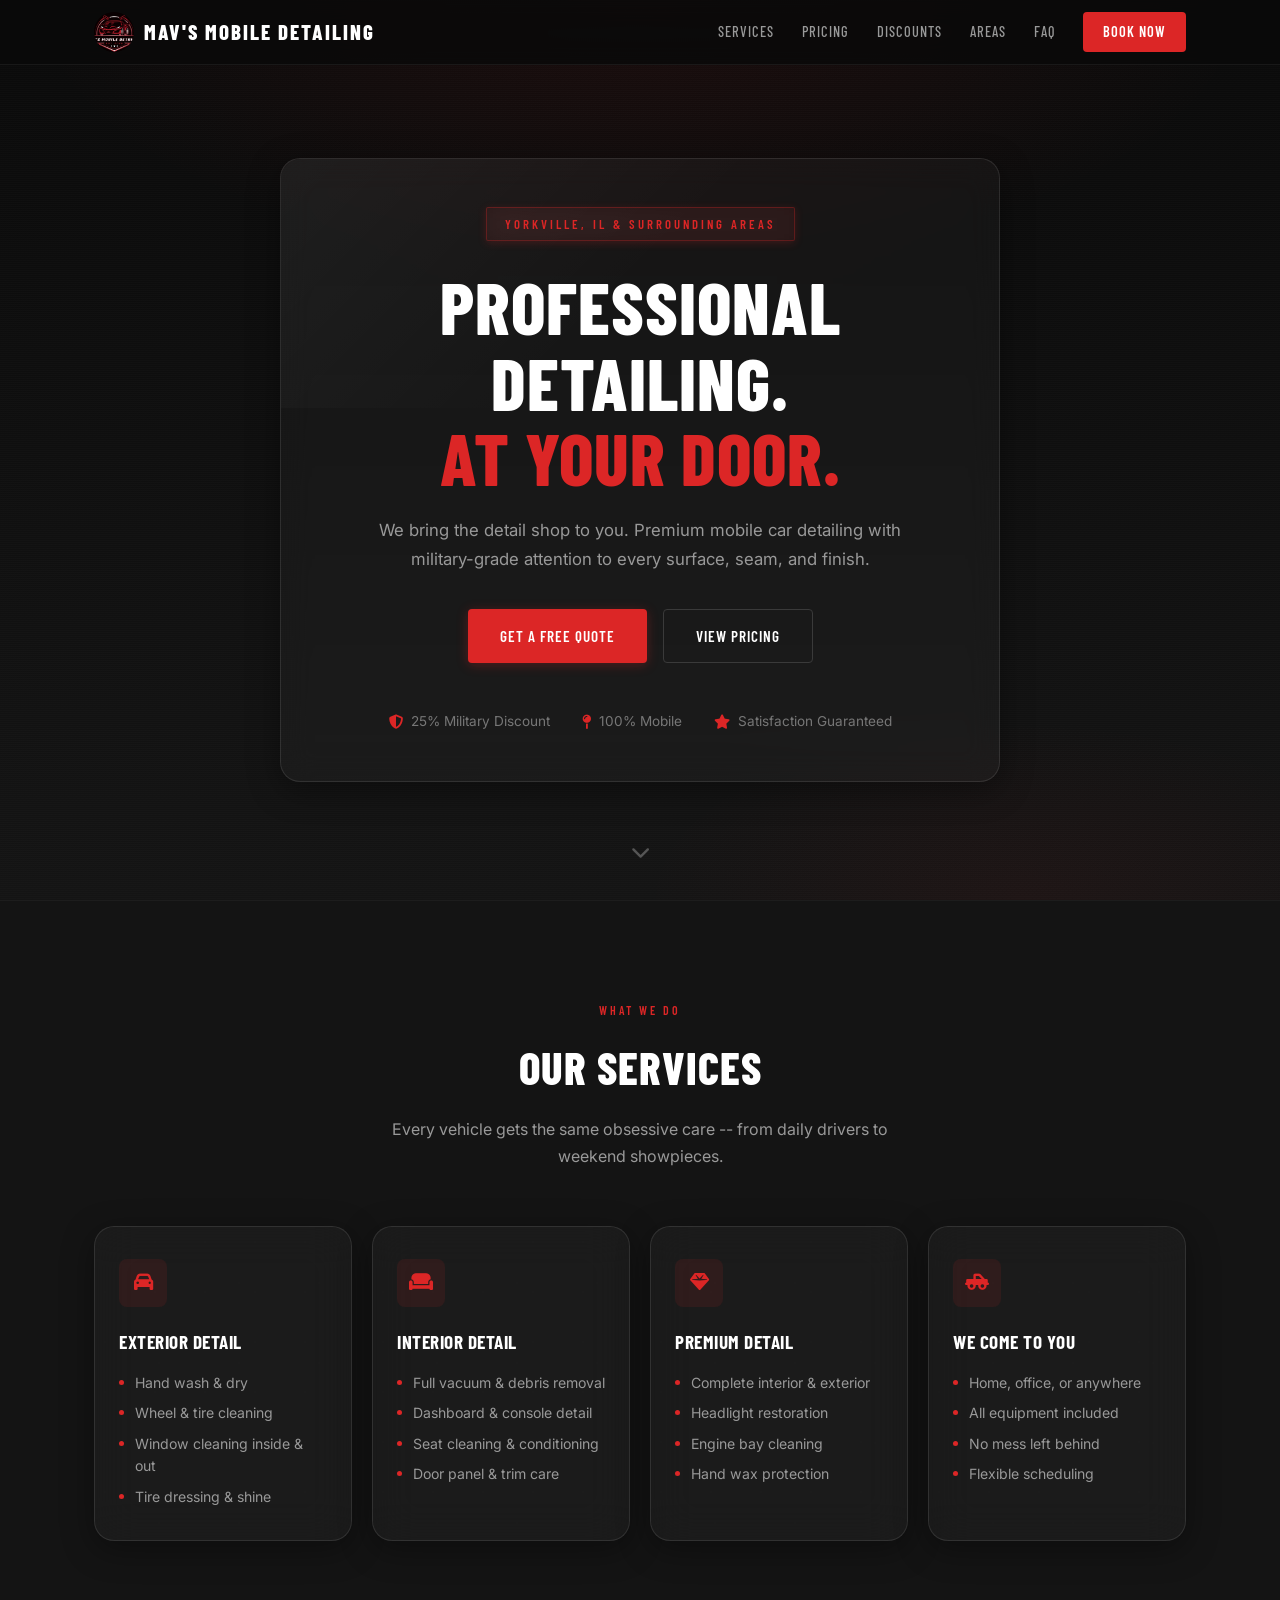
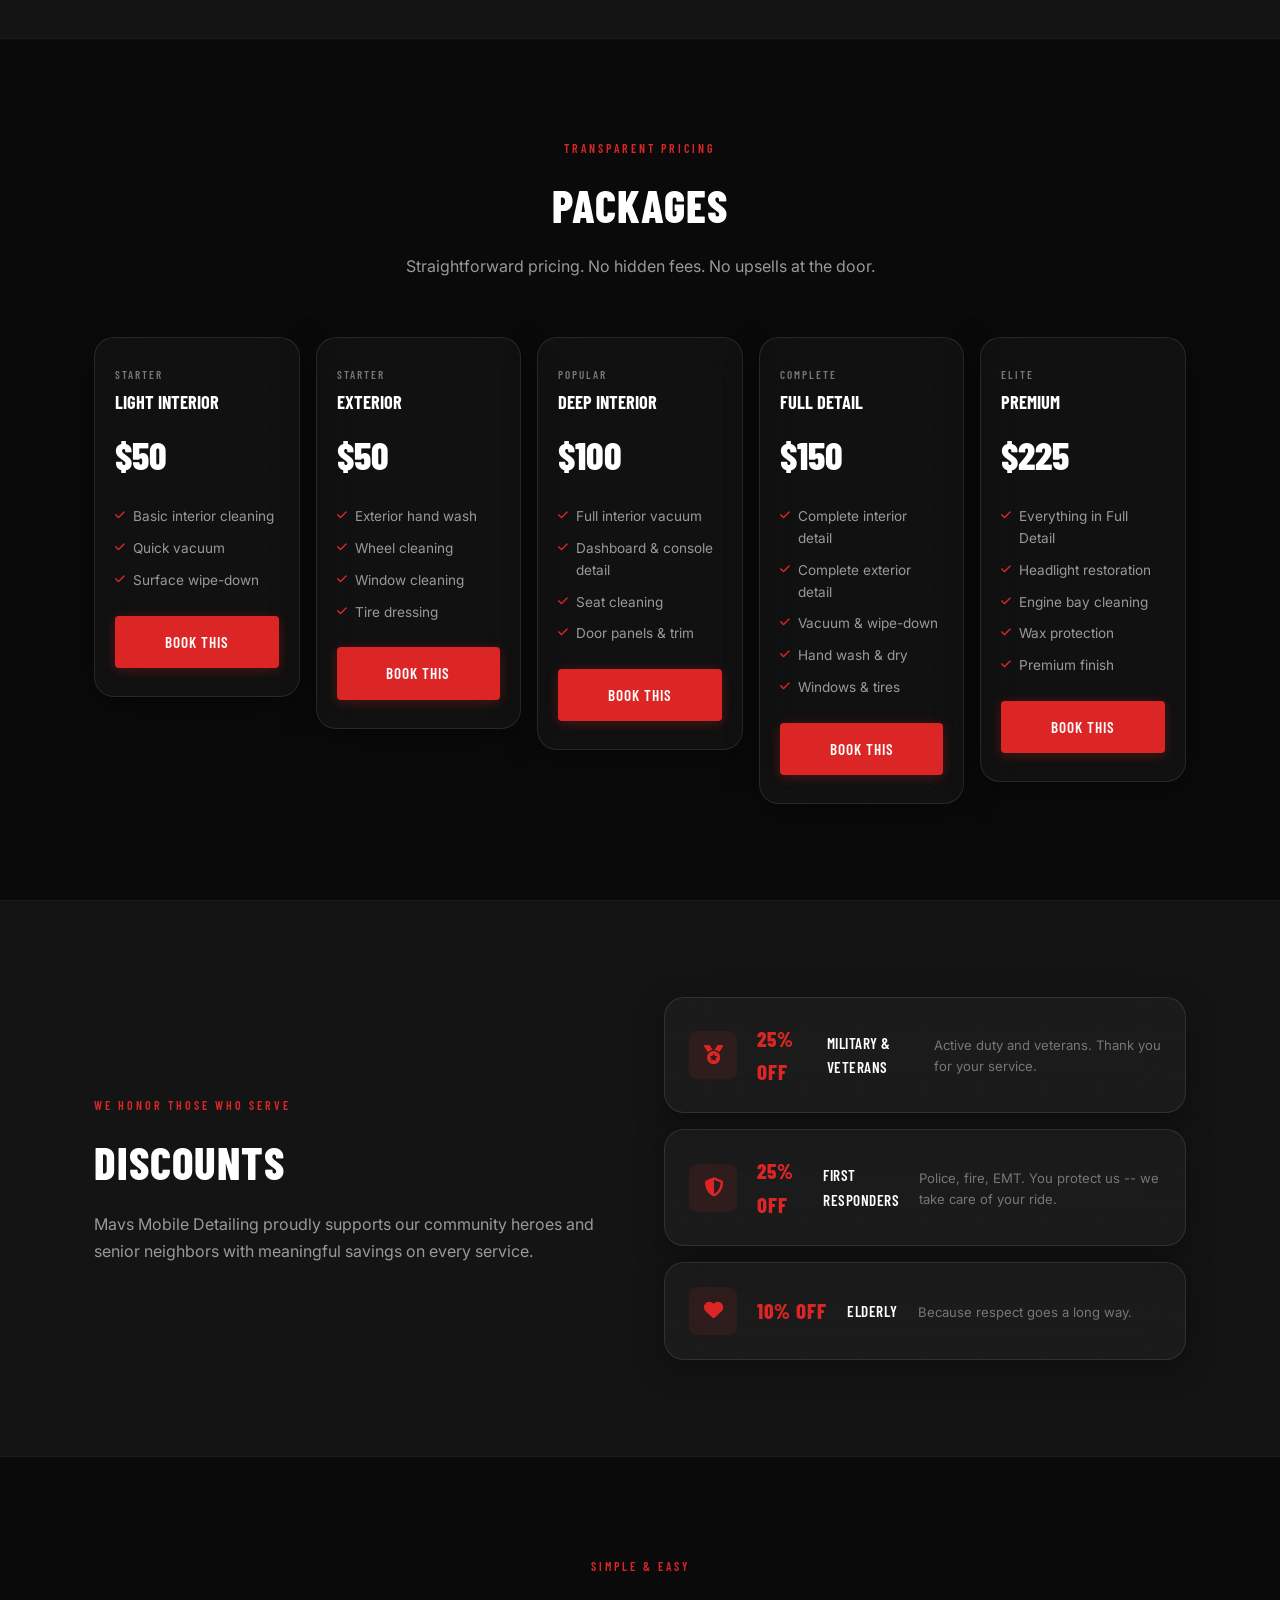
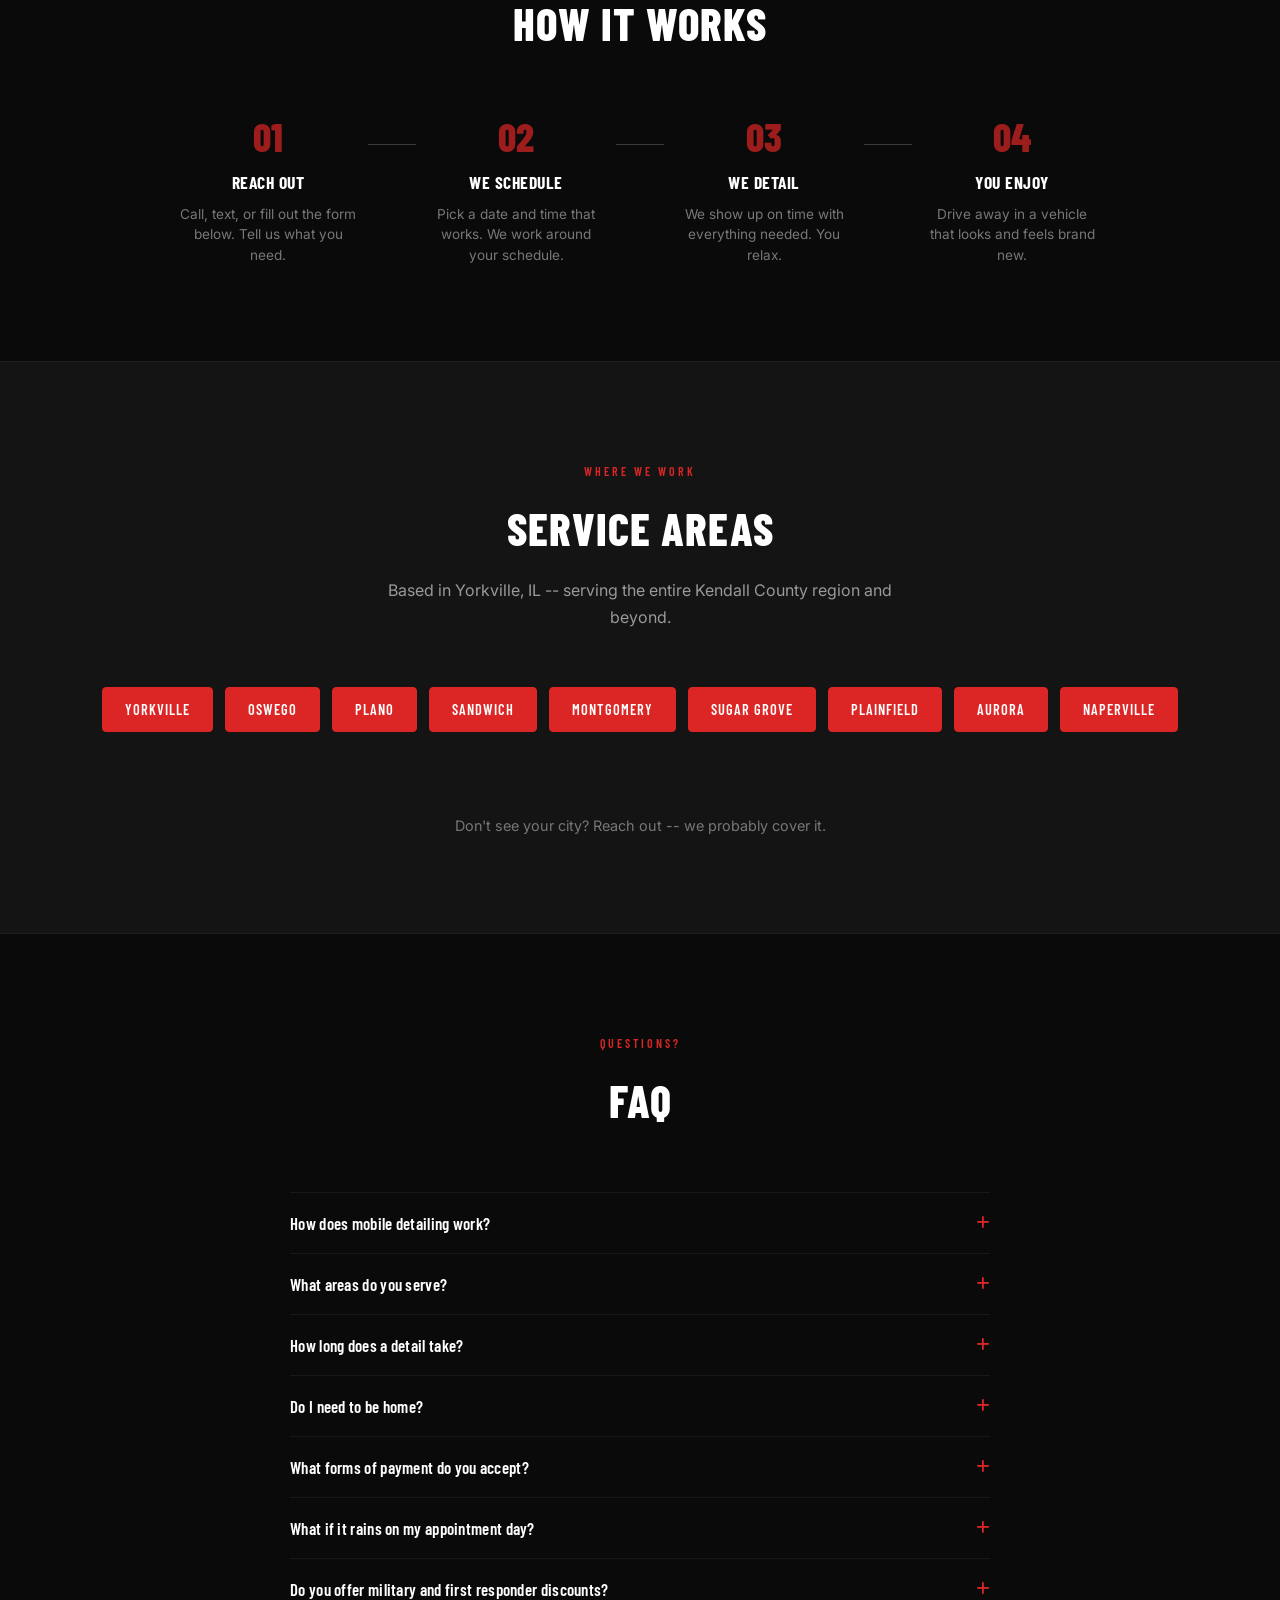
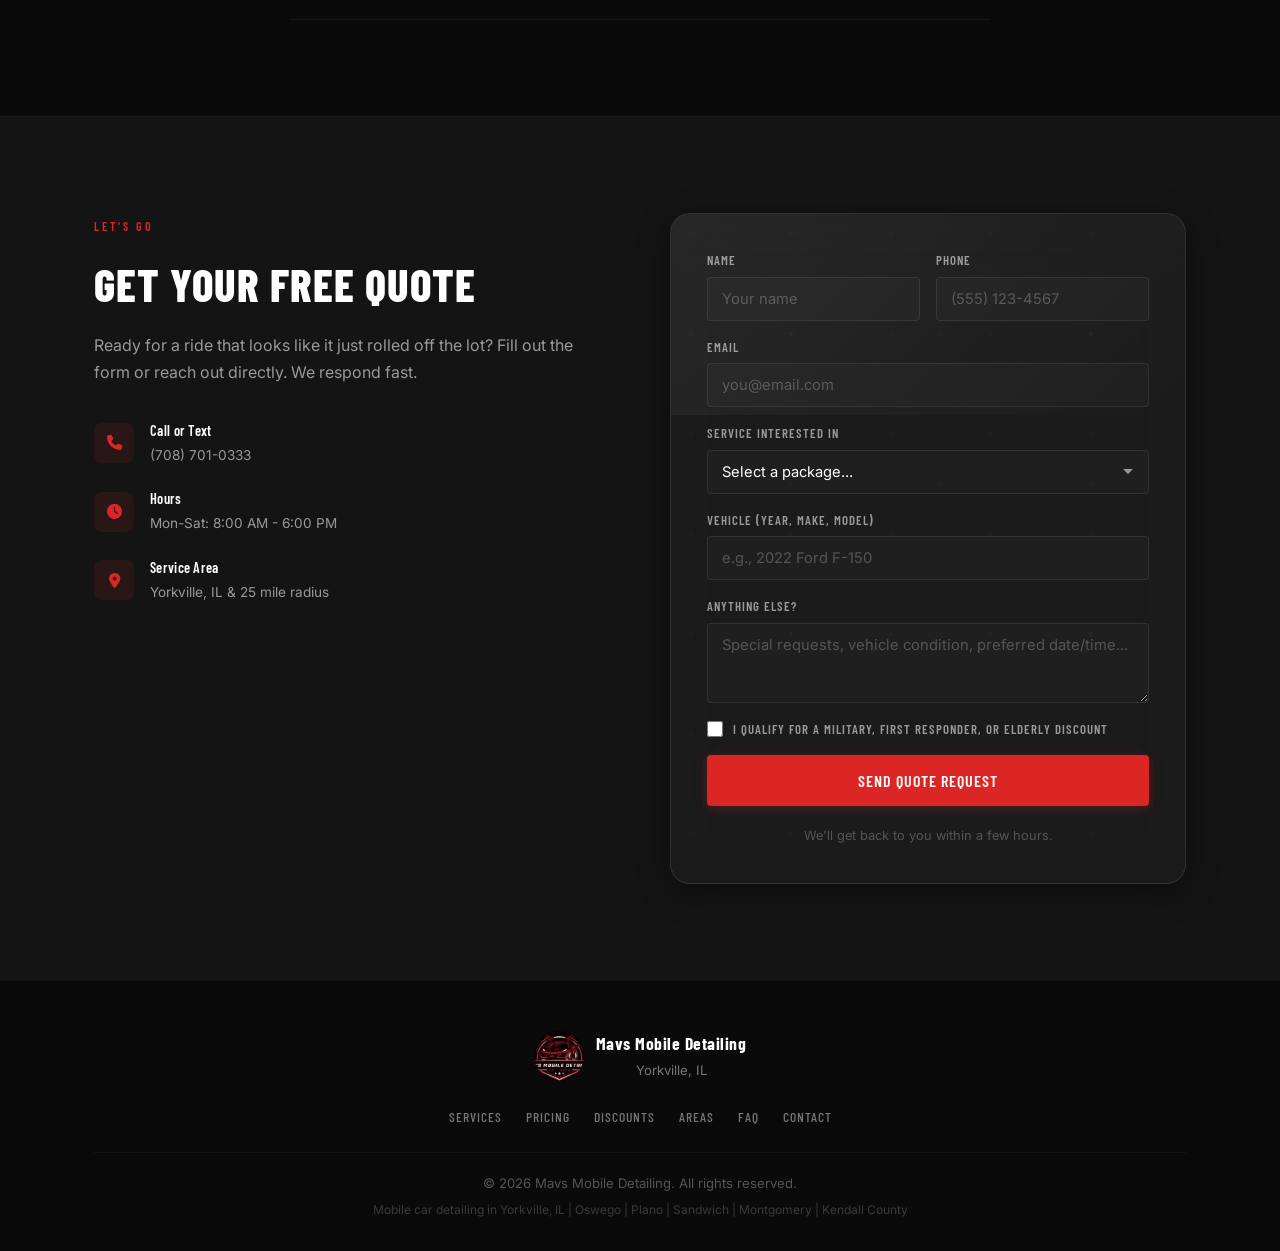
<file: index.html>
<!DOCTYPE html>
<html lang="en">
<head>
    <meta charset="UTF-8">
    <meta name="viewport" content="width=device-width, initial-scale=1.0">
    <meta name="description" content="Mavs Mobile Detailing - Professional mobile car detailing in Yorkville, IL. Full detail, interior, exterior packages. Military & first responder discounts. We come to you.">
    <meta name="keywords" content="mobile detailing Yorkville IL, car detailing Yorkville, mobile car wash Yorkville Illinois, auto detailing near me, interior detailing Yorkville, exterior detailing Yorkville, mobile detailing Oswego IL, mobile detailing Plano IL, mobile detailing Sandwich IL, mobile detailing Kendall County">
    <meta name="author" content="Mavs Mobile Detailing">
    <meta name="robots" content="index, follow">
    <meta name="geo.region" content="US-IL">
    <meta name="geo.placename" content="Yorkville">

    <!-- Open Graph -->
    <meta property="og:title" content="Mavs Mobile Detailing | Yorkville, IL - We Come To You">
    <meta property="og:description" content="Professional mobile car detailing in Yorkville, IL and surrounding areas. Full detail starting at $150. Military & first responder discounts available.">
    <meta property="og:image" content="assets/logo.jpeg">
    <meta property="og:url" content="https://mavs-mobile-detailing.com">
    <meta property="og:type" content="website">
    <meta property="og:locale" content="en_US">

    <!-- Twitter Card -->
    <meta name="twitter:card" content="summary_large_image">
    <meta name="twitter:title" content="Mavs Mobile Detailing | Yorkville, IL">
    <meta name="twitter:description" content="Professional mobile car detailing. We come to you. Full detail starting at $150.">
    <meta name="twitter:image" content="assets/logo.jpeg">

    <title>Mavs Mobile Detailing | Professional Mobile Car Detailing in Yorkville, IL</title>

    <!-- Canonical URL -->
    <link rel="canonical" href="https://mavs-mobile-detailing.com">

    <!-- Preconnect -->
    <link rel="preconnect" href="https://fonts.googleapis.com">
    <link rel="preconnect" href="https://fonts.gstatic.com" crossorigin>

    <!-- Fonts -->
    <link href="https://fonts.googleapis.com/css2?family=Barlow+Condensed:wght@400;500;600;700;800&family=Inter:wght@300;400;500;600&display=swap" rel="stylesheet">

    <!-- Font Awesome -->
    <link rel="stylesheet" href="https://cdnjs.cloudflare.com/ajax/libs/font-awesome/6.5.0/css/all.min.css">

    <!-- Favicon -->
    <link rel="icon" type="image/jpeg" href="assets/logo.jpeg">

    <!-- CSS -->
    <link rel="stylesheet" href="css/styles.css">

    <!-- Schema.org Local Business Markup -->
    <script type="application/ld+json">
    {
        "@context": "https://schema.org",
        "@type": "AutoRepair",
        "name": "Mavs Mobile Detailing",
        "image": "assets/logo.jpeg",
        "description": "Professional mobile car detailing services in Yorkville, IL and surrounding areas. We come to you.",
        "url": "https://mavs-mobile-detailing.com",
        "telephone": "+1-708-701-0333",
        "address": {
            "@type": "PostalAddress",
            "addressLocality": "Yorkville",
            "addressRegion": "IL",
            "postalCode": "60560",
            "addressCountry": "US"
        },
        "geo": {
            "@type": "GeoCoordinates",
            "latitude": 41.6414,
            "longitude": -88.4473
        },
        "areaServed": [
            {"@type": "City", "name": "Yorkville", "sameAs": "https://en.wikipedia.org/wiki/Yorkville,_Illinois"},
            {"@type": "City", "name": "Oswego"},
            {"@type": "City", "name": "Plano"},
            {"@type": "City", "name": "Sandwich"},
            {"@type": "City", "name": "Montgomery"},
            {"@type": "City", "name": "Sugar Grove"},
            {"@type": "City", "name": "Plainfield"},
            {"@type": "City", "name": "Aurora"},
            {"@type": "City", "name": "Naperville"}
        ],
        "priceRange": "$50-$225",
        "openingHoursSpecification": {
            "@type": "OpeningHoursSpecification",
            "dayOfWeek": ["Monday", "Tuesday", "Wednesday", "Thursday", "Friday", "Saturday"],
            "opens": "08:00",
            "closes": "18:00"
        },
        "hasOfferCatalog": {
            "@type": "OfferCatalog",
            "name": "Detailing Services",
            "itemListElement": [
                {
                    "@type": "Offer",
                    "itemOffered": {
                        "@type": "Service",
                        "name": "Full Detail",
                        "description": "Complete interior and exterior detail"
                    },
                    "price": "150.00",
                    "priceCurrency": "USD"
                },
                {
                    "@type": "Offer",
                    "itemOffered": {
                        "@type": "Service",
                        "name": "Deep Interior",
                        "description": "Full interior vacuum, dashboard and console detail, seat cleaning"
                    },
                    "price": "100.00",
                    "priceCurrency": "USD"
                },
                {
                    "@type": "Offer",
                    "itemOffered": {
                        "@type": "Service",
                        "name": "Light Interior",
                        "description": "Basic interior cleaning"
                    },
                    "price": "50.00",
                    "priceCurrency": "USD"
                },
                {
                    "@type": "Offer",
                    "itemOffered": {
                        "@type": "Service",
                        "name": "Exterior",
                        "description": "Hand wash, wheel cleaning, window cleaning, tire dressing"
                    },
                    "price": "50.00",
                    "priceCurrency": "USD"
                },
                {
                    "@type": "Offer",
                    "itemOffered": {
                        "@type": "Service",
                        "name": "Premium Detail",
                        "description": "Headlight restoration, engine bay cleaning, wax protection, full detail"
                    },
                    "price": "225.00",
                    "priceCurrency": "USD"
                }
            ]
        }
    }
    </script>

    <!-- FAQ Schema -->
    <script type="application/ld+json">
    {
        "@context": "https://schema.org",
        "@type": "FAQPage",
        "mainEntity": [
            {
                "@type": "Question",
                "name": "How does mobile detailing work?",
                "acceptedAnswer": {
                    "@type": "Answer",
                    "text": "We bring all equipment and supplies directly to your location in Yorkville, IL or surrounding areas. Just provide a parking spot and access to a power outlet, and we handle the rest."
                }
            },
            {
                "@type": "Question",
                "name": "What areas do you serve?",
                "acceptedAnswer": {
                    "@type": "Answer",
                    "text": "We serve Yorkville, Oswego, Plano, Sandwich, Montgomery, Sugar Grove, Plainfield, Aurora, Naperville, and surrounding Kendall County communities."
                }
            },
            {
                "@type": "Question",
                "name": "Do you offer military discounts?",
                "acceptedAnswer": {
                    "@type": "Answer",
                    "text": "Yes! We offer 25% off for military veterans and active duty service members, 25% off for first responders, and 10% off for elderly customers."
                }
            },
            {
                "@type": "Question",
                "name": "How long does a full detail take?",
                "acceptedAnswer": {
                    "@type": "Answer",
                    "text": "A full detail typically takes 2-3 hours depending on vehicle size and condition. Premium details may take 3-4 hours."
                }
            }
        ]
    }
    </script>
</head>
<body>

    <!-- Navigation -->
    <nav class="nav" id="nav">
        <div class="nav-inner">
            <a href="#" class="nav-logo">
                <img src="assets/logo.jpeg" alt="Mavs Mobile Detailing Logo" width="48" height="48">
                <span class="nav-logo-text">MAV'S MOBILE DETAILING</span>
            </a>
            <div class="nav-links" id="navLinks">
                <a href="#services">Services</a>
                <a href="#pricing">Pricing</a>
                <a href="#discounts">Discounts</a>
                <a href="#areas">Areas</a>
                <a href="#faq">FAQ</a>
                <a href="#contact" class="nav-cta">Book Now</a>
            </div>
            <button class="nav-toggle" id="navToggle" aria-label="Toggle navigation menu">
                <span></span>
                <span></span>
                <span></span>
            </button>
        </div>
    </nav>

    <!-- Hero Section -->
    <header class="hero" id="hero">
        <div class="hero-bg"></div>
        <div class="hero-content">
            <div class="hero-badge">YORKVILLE, IL &amp; SURROUNDING AREAS</div>
            <h1 class="hero-title">
                Professional Detailing.<br>
                <span class="hero-accent">At Your Door.</span>
            </h1>
            <p class="hero-sub">
                We bring the detail shop to you. Premium mobile car detailing
                with military-grade attention to every surface, seam, and finish.
            </p>
            <div class="hero-actions">
                <a href="#contact" class="btn btn-primary">Get a Free Quote</a>
                <a href="#pricing" class="btn btn-outline">View Pricing</a>
            </div>
            <div class="hero-trust">
                <div class="hero-trust-item">
                    <i class="fas fa-shield-halved"></i>
                    <span>25% Military Discount</span>
                </div>
                <div class="hero-trust-item">
                    <i class="fas fa-map-pin"></i>
                    <span>100% Mobile</span>
                </div>
                <div class="hero-trust-item">
                    <i class="fas fa-star"></i>
                    <span>Satisfaction Guaranteed</span>
                </div>
            </div>
        </div>
        <div class="hero-scroll">
            <a href="#services" aria-label="Scroll to services">
                <i class="fas fa-chevron-down"></i>
            </a>
        </div>
    </header>

    <!-- Services Section -->
    <section class="services" id="services">
        <div class="container">
            <div class="section-header">
                <span class="section-tag">What We Do</span>
                <h2 class="section-title">Our Services</h2>
                <p class="section-desc">Every vehicle gets the same obsessive care -- from daily drivers to weekend showpieces.</p>
            </div>
            <div class="services-grid">
                <div class="service-card">
                    <div class="service-icon">
                        <i class="fas fa-car"></i>
                    </div>
                    <h3>Exterior Detail</h3>
                    <ul>
                        <li>Hand wash &amp; dry</li>
                        <li>Wheel &amp; tire cleaning</li>
                        <li>Window cleaning inside &amp; out</li>
                        <li>Tire dressing &amp; shine</li>
                    </ul>
                </div>
                <div class="service-card">
                    <div class="service-icon">
                        <i class="fas fa-couch"></i>
                    </div>
                    <h3>Interior Detail</h3>
                    <ul>
                        <li>Full vacuum &amp; debris removal</li>
                        <li>Dashboard &amp; console detail</li>
                        <li>Seat cleaning &amp; conditioning</li>
                        <li>Door panel &amp; trim care</li>
                    </ul>
                </div>
                <div class="service-card">
                    <div class="service-icon">
                        <i class="fas fa-gem"></i>
                    </div>
                    <h3>Premium Detail</h3>
                    <ul>
                        <li>Complete interior &amp; exterior</li>
                        <li>Headlight restoration</li>
                        <li>Engine bay cleaning</li>
                        <li>Hand wax protection</li>
                    </ul>
                </div>
                <div class="service-card">
                    <div class="service-icon">
                        <i class="fas fa-truck-pickup"></i>
                    </div>
                    <h3>We Come To You</h3>
                    <ul>
                        <li>Home, office, or anywhere</li>
                        <li>All equipment included</li>
                        <li>No mess left behind</li>
                        <li>Flexible scheduling</li>
                    </ul>
                </div>
            </div>
        </div>
    </section>

    <!-- Pricing Section -->
    <section class="pricing" id="pricing">
        <div class="container">
            <div class="section-header">
                <span class="section-tag">Transparent Pricing</span>
                <h2 class="section-title">Packages</h2>
                <p class="section-desc">Straightforward pricing. No hidden fees. No upsells at the door.</p>
            </div>
            <div class="pricing-grid">

                <div class="price-card">
                    <div class="price-tier">Starter</div>
                    <h3 class="price-name">Light Interior</h3>
                    <div class="price-amount">$50</div>
                    <ul class="price-features">
                        <li><i class="fas fa-check"></i> Basic interior cleaning</li>
                        <li><i class="fas fa-check"></i> Quick vacuum</li>
                        <li><i class="fas fa-check"></i> Surface wipe-down</li>
                    </ul>
                    <a href="#contact" class="btn btn-primary btn-block">Book This</a>
                </div>

                <div class="price-card">
                    <div class="price-tier">Starter</div>
                    <h3 class="price-name">Exterior</h3>
                    <div class="price-amount">$50</div>
                    <ul class="price-features">
                        <li><i class="fas fa-check"></i> Exterior hand wash</li>
                        <li><i class="fas fa-check"></i> Wheel cleaning</li>
                        <li><i class="fas fa-check"></i> Window cleaning</li>
                        <li><i class="fas fa-check"></i> Tire dressing</li>
                    </ul>
                    <a href="#contact" class="btn btn-primary btn-block">Book This</a>
                </div>

                <div class="price-card">
                    <div class="price-tier">Popular</div>
                    <h3 class="price-name">Deep Interior</h3>
                    <div class="price-amount">$100</div>
                    <ul class="price-features">
                        <li><i class="fas fa-check"></i> Full interior vacuum</li>
                        <li><i class="fas fa-check"></i> Dashboard &amp; console detail</li>
                        <li><i class="fas fa-check"></i> Seat cleaning</li>
                        <li><i class="fas fa-check"></i> Door panels &amp; trim</li>
                    </ul>
                    <a href="#contact" class="btn btn-primary btn-block">Book This</a>
                </div>

                <div class="price-card">
                    <div class="price-tier">Complete</div>
                    <h3 class="price-name">Full Detail</h3>
                    <div class="price-amount">$150</div>
                    <ul class="price-features">
                        <li><i class="fas fa-check"></i> Complete interior detail</li>
                        <li><i class="fas fa-check"></i> Complete exterior detail</li>
                        <li><i class="fas fa-check"></i> Vacuum &amp; wipe-down</li>
                        <li><i class="fas fa-check"></i> Hand wash &amp; dry</li>
                        <li><i class="fas fa-check"></i> Windows &amp; tires</li>
                    </ul>
                    <a href="#contact" class="btn btn-primary btn-block">Book This</a>
                </div>

                <div class="price-card">
                    <div class="price-tier">Elite</div>
                    <h3 class="price-name">Premium</h3>
                    <div class="price-amount">$225</div>
                    <ul class="price-features">
                        <li><i class="fas fa-check"></i> Everything in Full Detail</li>
                        <li><i class="fas fa-check"></i> Headlight restoration</li>
                        <li><i class="fas fa-check"></i> Engine bay cleaning</li>
                        <li><i class="fas fa-check"></i> Wax protection</li>
                        <li><i class="fas fa-check"></i> Premium finish</li>
                    </ul>
                    <a href="#contact" class="btn btn-primary btn-block">Book This</a>
                </div>

            </div>
        </div>
    </section>

    <!-- Discounts Section -->
    <section class="discounts" id="discounts">
        <div class="container">
            <div class="discounts-inner">
                <div class="discounts-text">
                    <span class="section-tag">We Honor Those Who Serve</span>
                    <h2 class="section-title">Discounts</h2>
                    <p class="section-desc">
                        Mavs Mobile Detailing proudly supports our community heroes
                        and senior neighbors with meaningful savings on every service.
                    </p>
                </div>
                <div class="discounts-cards">
                    <div class="discount-card">
                        <div class="discount-icon"><i class="fas fa-medal"></i></div>
                        <div class="discount-amount">25% OFF</div>
                        <div class="discount-label">Military &amp; Veterans</div>
                        <p>Active duty and veterans. Thank you for your service.</p>
                    </div>
                    <div class="discount-card">
                        <div class="discount-icon"><i class="fas fa-shield-halved"></i></div>
                        <div class="discount-amount">25% OFF</div>
                        <div class="discount-label">First Responders</div>
                        <p>Police, fire, EMT. You protect us -- we take care of your ride.</p>
                    </div>
                    <div class="discount-card">
                        <div class="discount-icon"><i class="fas fa-heart"></i></div>
                        <div class="discount-amount">10% OFF</div>
                        <div class="discount-label">Elderly</div>
                        <p>Because respect goes a long way.</p>
                    </div>
                </div>
            </div>
        </div>
    </section>

    <!-- Process Section -->
    <section class="process">
        <div class="container">
            <div class="section-header">
                <span class="section-tag">Simple &amp; Easy</span>
                <h2 class="section-title">How It Works</h2>
            </div>
            <div class="process-steps">
                <div class="process-step">
                    <div class="step-number">01</div>
                    <h3>Reach Out</h3>
                    <p>Call, text, or fill out the form below. Tell us what you need.</p>
                </div>
                <div class="process-connector"></div>
                <div class="process-step">
                    <div class="step-number">02</div>
                    <h3>We Schedule</h3>
                    <p>Pick a date and time that works. We work around your schedule.</p>
                </div>
                <div class="process-connector"></div>
                <div class="process-step">
                    <div class="step-number">03</div>
                    <h3>We Detail</h3>
                    <p>We show up on time with everything needed. You relax.</p>
                </div>
                <div class="process-connector"></div>
                <div class="process-step">
                    <div class="step-number">04</div>
                    <h3>You Enjoy</h3>
                    <p>Drive away in a vehicle that looks and feels brand new.</p>
                </div>
            </div>
        </div>
    </section>

    <!-- Service Areas -->
    <section class="areas" id="areas">
        <div class="container">
            <div class="section-header">
                <span class="section-tag">Where We Work</span>
                <h2 class="section-title">Service Areas</h2>
                <p class="section-desc">Based in Yorkville, IL -- serving the entire Kendall County region and beyond.</p>
            </div>
            <div class="areas-grid">
                <div class="area-tag">Yorkville</div>
                <div class="area-tag">Oswego</div>
                <div class="area-tag">Plano</div>
                <div class="area-tag">Sandwich</div>
                <div class="area-tag">Montgomery</div>
                <div class="area-tag">Sugar Grove</div>
                <div class="area-tag">Plainfield</div>
                <div class="area-tag">Aurora</div>
                <div class="area-tag">Naperville</div>
                <div class="area-tag">North Aurora</div>
                <div class="area-tag">Bristol</div>
                <div class="area-tag">Millbrook</div>
            </div>
            <p class="areas-note">
                Don't see your city? Reach out -- we probably cover it.
            </p>
        </div>
    </section>

    <!-- FAQ Section -->
    <section class="faq" id="faq">
        <div class="container">
            <div class="section-header">
                <span class="section-tag">Questions?</span>
                <h2 class="section-title">FAQ</h2>
            </div>
            <div class="faq-list">
                <div class="faq-item">
                    <button class="faq-question" aria-expanded="false">
                        <span>How does mobile detailing work?</span>
                        <i class="fas fa-plus"></i>
                    </button>
                    <div class="faq-answer">
                        <p>We bring all equipment and supplies directly to your location. Just provide a parking spot and access to a power outlet (for some services), and we handle the rest. Your driveway, office parking lot, or anywhere with space works perfectly.</p>
                    </div>
                </div>
                <div class="faq-item">
                    <button class="faq-question" aria-expanded="false">
                        <span>What areas do you serve?</span>
                        <i class="fas fa-plus"></i>
                    </button>
                    <div class="faq-answer">
                        <p>We're based in Yorkville, IL and serve Oswego, Plano, Sandwich, Montgomery, Sugar Grove, Plainfield, Aurora, Naperville, North Aurora, Bristol, Millbrook, and surrounding Kendall County communities. If you're nearby, just ask.</p>
                    </div>
                </div>
                <div class="faq-item">
                    <button class="faq-question" aria-expanded="false">
                        <span>How long does a detail take?</span>
                        <i class="fas fa-plus"></i>
                    </button>
                    <div class="faq-answer">
                        <p>Light interior or exterior takes about 1 hour. Deep interior runs about 1.5-2 hours. A full detail is typically 2-3 hours. Premium detail may take 3-4 hours depending on vehicle size and condition.</p>
                    </div>
                </div>
                <div class="faq-item">
                    <button class="faq-question" aria-expanded="false">
                        <span>Do I need to be home?</span>
                        <i class="fas fa-plus"></i>
                    </button>
                    <div class="faq-answer">
                        <p>Not necessarily. As long as we can access the vehicle and any needed power, we can work while you're busy. We'll send you before-and-after photos when we're done.</p>
                    </div>
                </div>
                <div class="faq-item">
                    <button class="faq-question" aria-expanded="false">
                        <span>What forms of payment do you accept?</span>
                        <i class="fas fa-plus"></i>
                    </button>
                    <div class="faq-answer">
                        <p>We accept cash, Venmo, Zelle, and CashApp. Payment is collected after the detail is complete and you're satisfied with the work.</p>
                    </div>
                </div>
                <div class="faq-item">
                    <button class="faq-question" aria-expanded="false">
                        <span>What if it rains on my appointment day?</span>
                        <i class="fas fa-plus"></i>
                    </button>
                    <div class="faq-answer">
                        <p>We monitor the weather closely. If rain is expected, we'll reach out to reschedule at no charge. Interior-only services can still be performed in light rain if you have a covered area.</p>
                    </div>
                </div>
                <div class="faq-item">
                    <button class="faq-question" aria-expanded="false">
                        <span>Do you offer military and first responder discounts?</span>
                        <i class="fas fa-plus"></i>
                    </button>
                    <div class="faq-answer">
                        <p>Absolutely. We offer 25% off for military veterans and active duty service members, 25% off for first responders (police, fire, EMT), and 10% off for elderly customers. Just mention it when booking.</p>
                    </div>
                </div>
            </div>
        </div>
    </section>

    <!-- Contact / CTA Section -->
    <section class="contact" id="contact">
        <div class="container">
            <div class="contact-inner">
                <div class="contact-info">
                    <span class="section-tag">Let's Go</span>
                    <h2 class="section-title">Get Your Free Quote</h2>
                    <p class="section-desc">
                        Ready for a ride that looks like it just rolled off the lot?
                        Fill out the form or reach out directly. We respond fast.
                    </p>
                    <div class="contact-methods">
                        <div class="contact-method">
                            <i class="fas fa-phone"></i>
                            <div>
                                <strong>Call or Text</strong>
                                <a href="tel:+17087010333">(708) 701-0333</a>
                            </div>
                        </div>
                        <div class="contact-method">
                            <i class="fas fa-clock"></i>
                            <div>
                                <strong>Hours</strong>
                                <span>Mon-Sat: 8:00 AM - 6:00 PM</span>
                            </div>
                        </div>
                        <div class="contact-method">
                            <i class="fas fa-map-marker-alt"></i>
                            <div>
                                <strong>Service Area</strong>
                                <span>Yorkville, IL &amp; 25 mile radius</span>
                            </div>
                        </div>
                    </div>
                </div>
                <div class="contact-form-wrap">
                    <form class="contact-form" id="contactForm" action="https://formspree.io/f/mlgwlrvp" method="POST">
                        <input type="hidden" name="_subject" value="New Quote Request from Mav's Mobile Detailing">

                        <div class="form-row">
                            <div class="form-group">
                                <label for="name">Name</label>
                                <input type="text" id="name" name="name" required placeholder="Your name">
                            </div>
                            <div class="form-group">
                                <label for="phone">Phone</label>
                                <input type="tel" id="phone" name="phone" required placeholder="(555) 123-4567">
                            </div>
                        </div>
                        <div class="form-group">
                            <label for="email">Email</label>
                            <input type="email" id="email" name="email" required placeholder="you@email.com">
                        </div>
                        <div class="form-group">
                            <label for="service">Service Interested In</label>
                            <select id="service" name="service">
                                <option value="">Select a package...</option>
                                <option value="light-interior">Light Interior - $50</option>
                                <option value="exterior">Exterior - $50</option>
                                <option value="deep-interior">Deep Interior - $100</option>
                                <option value="full-detail">Full Detail - $150</option>
                                <option value="premium">Premium - $225</option>
                            </select>
                        </div>
                        <div class="form-group">
                            <label for="vehicle">Vehicle (Year, Make, Model)</label>
                            <input type="text" id="vehicle" name="vehicle" placeholder="e.g., 2022 Ford F-150">
                        </div>
                        <div class="form-group">
                            <label for="message">Anything else?</label>
                            <textarea id="message" name="message" rows="3" placeholder="Special requests, vehicle condition, preferred date/time..."></textarea>
                        </div>
                        <div class="form-group">
                            <label class="checkbox-label">
                                <input type="checkbox" name="discount" value="military">
                                <span>I qualify for a military, first responder, or elderly discount</span>
                            </label>
                        </div>
                        <button type="submit" class="btn btn-primary btn-block btn-lg">
                            Send Quote Request
                        </button>
                        <p class="form-note">We'll get back to you within a few hours.</p>
                    </form>
                </div>
            </div>
        </div>
    </section>

    <!-- Footer -->
    <footer class="footer">
        <div class="container">
            <div class="footer-inner">
                <div class="footer-brand">
                    <img src="assets/logo.jpeg" alt="Mavs Mobile Detailing" width="60" height="60">
                    <div>
                        <strong>Mavs Mobile Detailing</strong>
                        <span>Yorkville, IL</span>
                    </div>
                </div>
                <div class="footer-links">
                    <a href="#services">Services</a>
                    <a href="#pricing">Pricing</a>
                    <a href="#discounts">Discounts</a>
                    <a href="#areas">Areas</a>
                    <a href="#faq">FAQ</a>
                    <a href="#contact">Contact</a>
                </div>
                <div class="footer-bottom">
                    <p>&copy; 2026 Mavs Mobile Detailing. All rights reserved.</p>
                    <p class="footer-seo">
                        Mobile car detailing in Yorkville, IL | Oswego | Plano | Sandwich | Montgomery | Kendall County
                    </p>
                </div>
            </div>
        </div>
    </footer>

    <!-- JS -->
    <script src="js/main.js"></script>
</body>
</html>
</file>
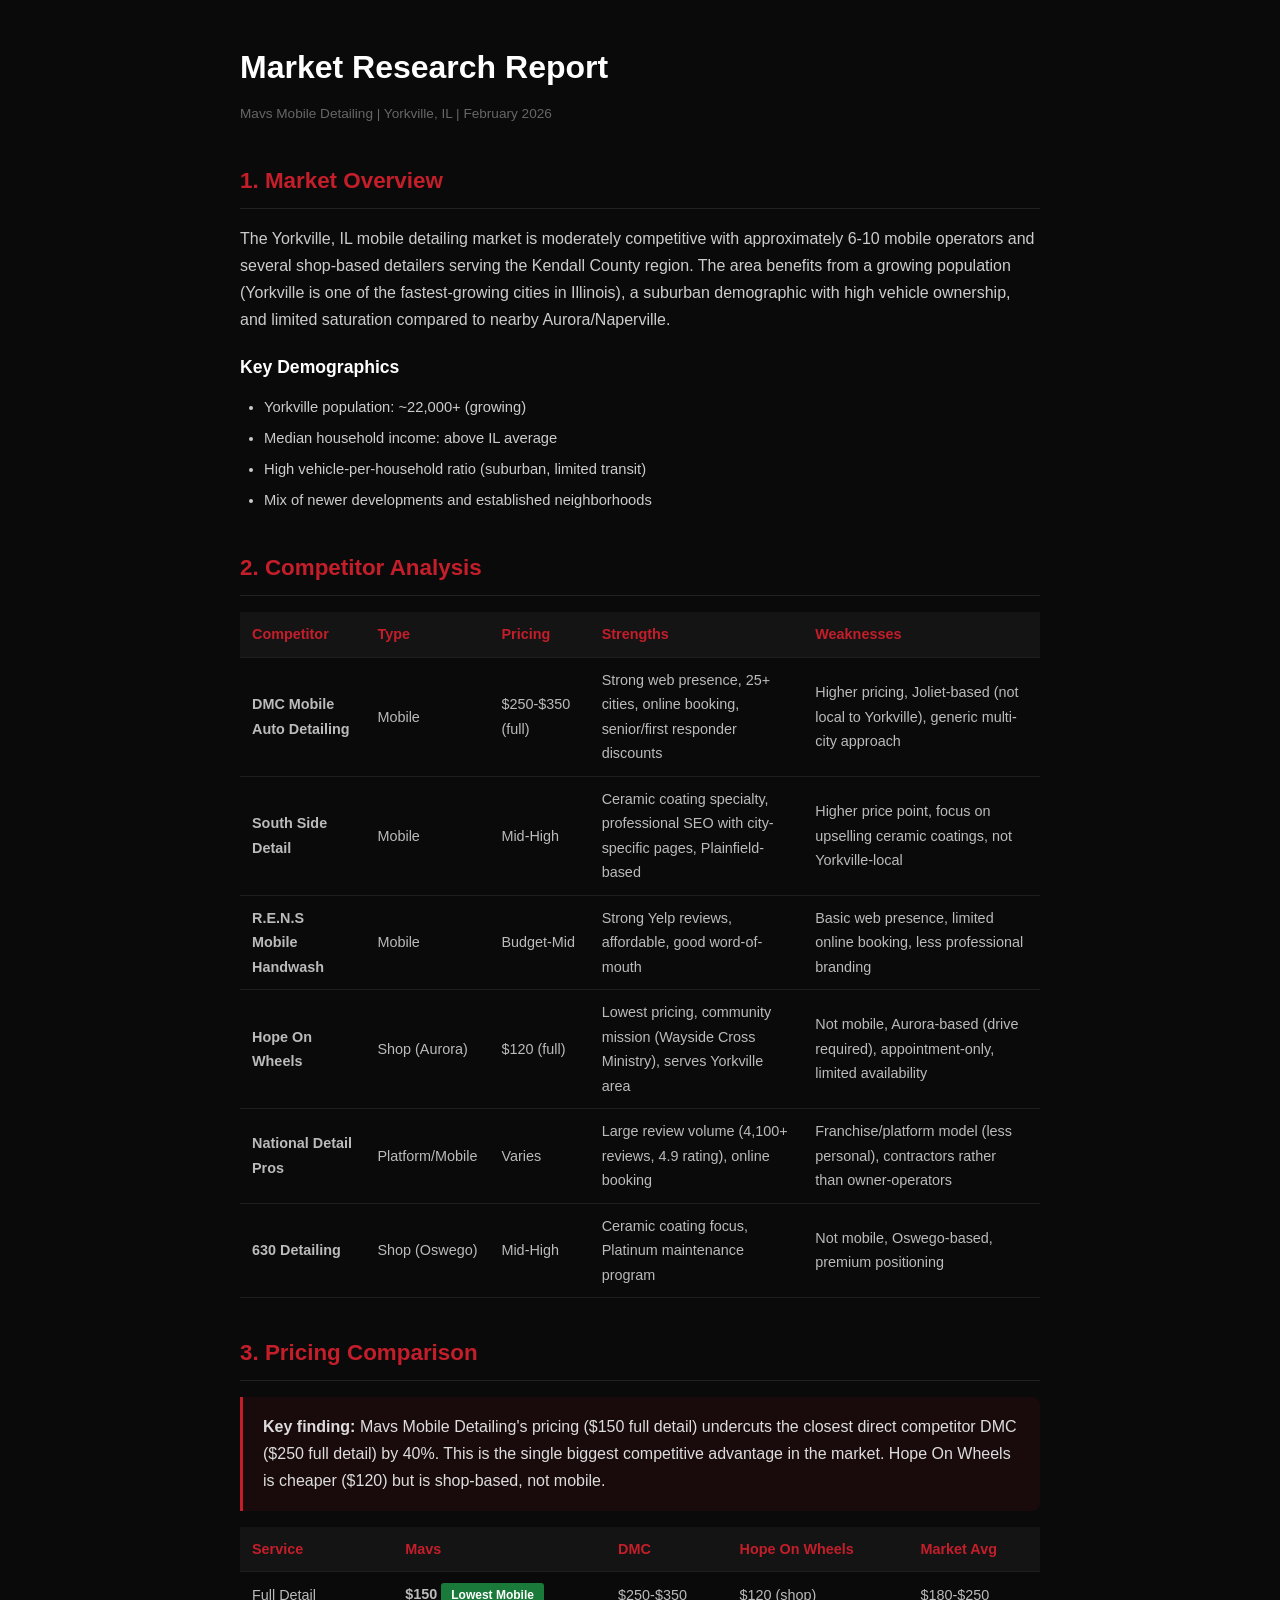
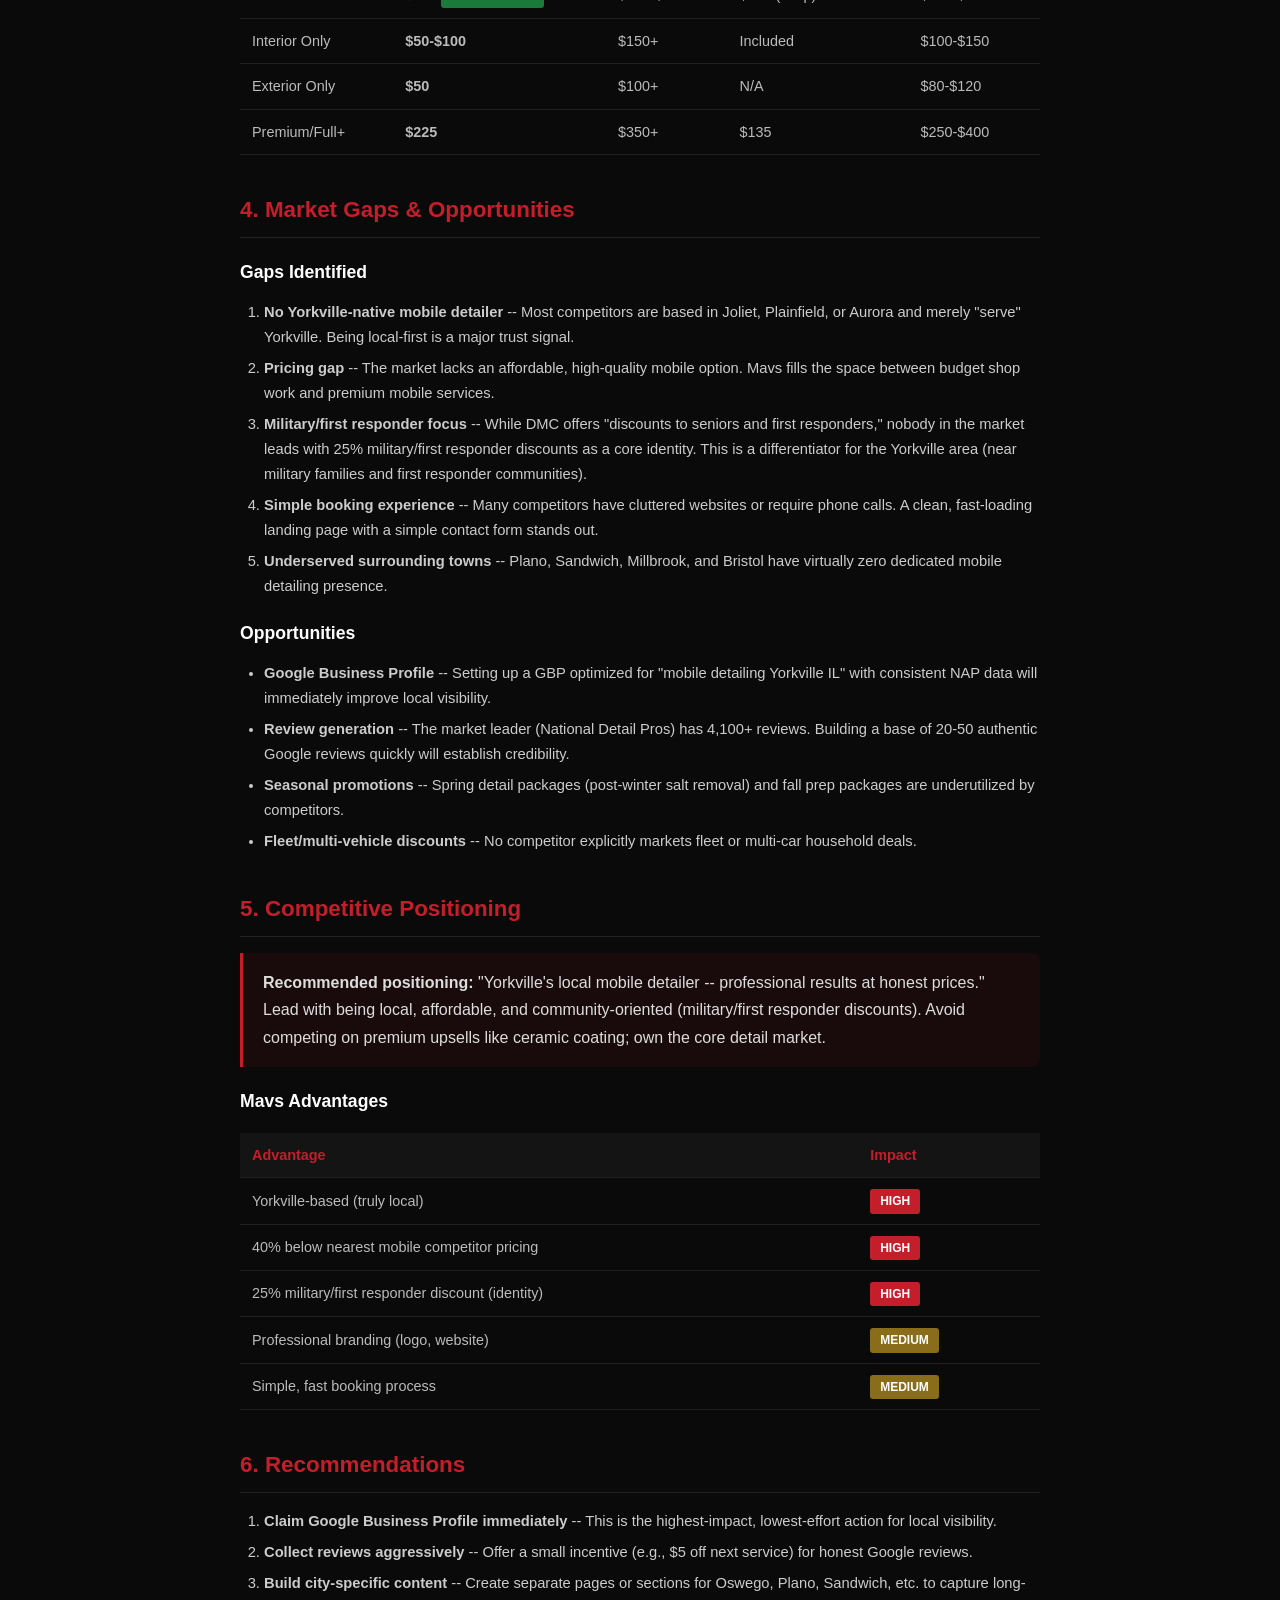
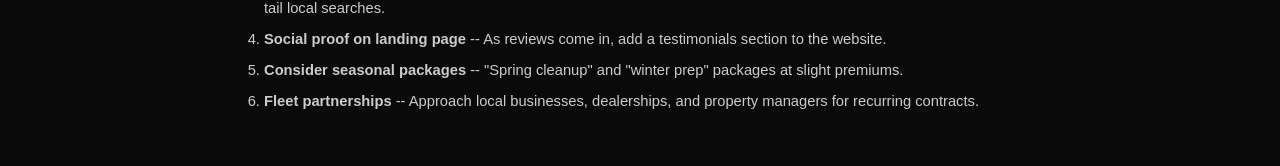
<file: docs/market-research-report.html>
<!DOCTYPE html>
<html lang="en">
<head>
    <meta charset="UTF-8">
    <meta name="viewport" content="width=device-width, initial-scale=1.0">
    <title>Market Research Report - Mavs Mobile Detailing</title>
    <style>
        * { margin: 0; padding: 0; box-sizing: border-box; }
        body { font-family: -apple-system, BlinkMacSystemFont, 'Segoe UI', sans-serif; background: #0a0a0a; color: #ccc; line-height: 1.7; padding: 40px 24px; }
        .report { max-width: 800px; margin: 0 auto; }
        h1 { font-size: 2rem; color: #fff; margin-bottom: 8px; }
        h2 { font-size: 1.4rem; color: #c41e2a; margin: 36px 0 16px; border-bottom: 1px solid #222; padding-bottom: 8px; }
        h3 { font-size: 1.1rem; color: #fff; margin: 20px 0 8px; }
        p { margin-bottom: 12px; }
        .meta { color: #666; font-size: 0.85rem; margin-bottom: 32px; }
        table { width: 100%; border-collapse: collapse; margin: 16px 0; }
        th, td { padding: 10px 12px; text-align: left; border-bottom: 1px solid #1f1f1f; font-size: 0.9rem; }
        th { color: #c41e2a; font-weight: 600; background: #141414; }
        td { color: #bbb; }
        ul, ol { margin: 12px 0 12px 24px; }
        li { margin-bottom: 6px; font-size: 0.92rem; }
        .badge { display: inline-block; background: #c41e2a; color: #fff; padding: 2px 10px; border-radius: 3px; font-size: 0.75rem; font-weight: 600; }
        .badge-green { background: #1a7a3a; }
        .badge-yellow { background: #8a6d1b; }
        .highlight { background: rgba(196,30,42,0.08); border-left: 3px solid #c41e2a; padding: 16px 20px; border-radius: 0 8px 8px 0; margin: 16px 0; }
        .highlight p { margin-bottom: 0; color: #ddd; }
    </style>
</head>
<body>
<div class="report">

<h1>Market Research Report</h1>
<p class="meta">Mavs Mobile Detailing | Yorkville, IL | February 2026</p>

<h2>1. Market Overview</h2>
<p>The Yorkville, IL mobile detailing market is moderately competitive with approximately 6-10 mobile operators and several shop-based detailers serving the Kendall County region. The area benefits from a growing population (Yorkville is one of the fastest-growing cities in Illinois), a suburban demographic with high vehicle ownership, and limited saturation compared to nearby Aurora/Naperville.</p>

<h3>Key Demographics</h3>
<ul>
    <li>Yorkville population: ~22,000+ (growing)</li>
    <li>Median household income: above IL average</li>
    <li>High vehicle-per-household ratio (suburban, limited transit)</li>
    <li>Mix of newer developments and established neighborhoods</li>
</ul>

<h2>2. Competitor Analysis</h2>

<table>
    <thead>
        <tr>
            <th>Competitor</th>
            <th>Type</th>
            <th>Pricing</th>
            <th>Strengths</th>
            <th>Weaknesses</th>
        </tr>
    </thead>
    <tbody>
        <tr>
            <td><strong>DMC Mobile Auto Detailing</strong></td>
            <td>Mobile</td>
            <td>$250-$350 (full)</td>
            <td>Strong web presence, 25+ cities, online booking, senior/first responder discounts</td>
            <td>Higher pricing, Joliet-based (not local to Yorkville), generic multi-city approach</td>
        </tr>
        <tr>
            <td><strong>South Side Detail</strong></td>
            <td>Mobile</td>
            <td>Mid-High</td>
            <td>Ceramic coating specialty, professional SEO with city-specific pages, Plainfield-based</td>
            <td>Higher price point, focus on upselling ceramic coatings, not Yorkville-local</td>
        </tr>
        <tr>
            <td><strong>R.E.N.S Mobile Handwash</strong></td>
            <td>Mobile</td>
            <td>Budget-Mid</td>
            <td>Strong Yelp reviews, affordable, good word-of-mouth</td>
            <td>Basic web presence, limited online booking, less professional branding</td>
        </tr>
        <tr>
            <td><strong>Hope On Wheels</strong></td>
            <td>Shop (Aurora)</td>
            <td>$120 (full)</td>
            <td>Lowest pricing, community mission (Wayside Cross Ministry), serves Yorkville area</td>
            <td>Not mobile, Aurora-based (drive required), appointment-only, limited availability</td>
        </tr>
        <tr>
            <td><strong>National Detail Pros</strong></td>
            <td>Platform/Mobile</td>
            <td>Varies</td>
            <td>Large review volume (4,100+ reviews, 4.9 rating), online booking</td>
            <td>Franchise/platform model (less personal), contractors rather than owner-operators</td>
        </tr>
        <tr>
            <td><strong>630 Detailing</strong></td>
            <td>Shop (Oswego)</td>
            <td>Mid-High</td>
            <td>Ceramic coating focus, Platinum maintenance program</td>
            <td>Not mobile, Oswego-based, premium positioning</td>
        </tr>
    </tbody>
</table>

<h2>3. Pricing Comparison</h2>

<div class="highlight">
    <p><strong>Key finding:</strong> Mavs Mobile Detailing's pricing ($150 full detail) undercuts the closest direct competitor DMC ($250 full detail) by 40%. This is the single biggest competitive advantage in the market. Hope On Wheels is cheaper ($120) but is shop-based, not mobile.</p>
</div>

<table>
    <thead>
        <tr>
            <th>Service</th>
            <th>Mavs</th>
            <th>DMC</th>
            <th>Hope On Wheels</th>
            <th>Market Avg</th>
        </tr>
    </thead>
    <tbody>
        <tr>
            <td>Full Detail</td>
            <td><strong>$150</strong> <span class="badge-green badge">Lowest Mobile</span></td>
            <td>$250-$350</td>
            <td>$120 (shop)</td>
            <td>$180-$250</td>
        </tr>
        <tr>
            <td>Interior Only</td>
            <td><strong>$50-$100</strong></td>
            <td>$150+</td>
            <td>Included</td>
            <td>$100-$150</td>
        </tr>
        <tr>
            <td>Exterior Only</td>
            <td><strong>$50</strong></td>
            <td>$100+</td>
            <td>N/A</td>
            <td>$80-$120</td>
        </tr>
        <tr>
            <td>Premium/Full+</td>
            <td><strong>$225</strong></td>
            <td>$350+</td>
            <td>$135</td>
            <td>$250-$400</td>
        </tr>
    </tbody>
</table>

<h2>4. Market Gaps & Opportunities</h2>

<h3>Gaps Identified</h3>
<ol>
    <li><strong>No Yorkville-native mobile detailer</strong> -- Most competitors are based in Joliet, Plainfield, or Aurora and merely "serve" Yorkville. Being local-first is a major trust signal.</li>
    <li><strong>Pricing gap</strong> -- The market lacks an affordable, high-quality mobile option. Mavs fills the space between budget shop work and premium mobile services.</li>
    <li><strong>Military/first responder focus</strong> -- While DMC offers "discounts to seniors and first responders," nobody in the market leads with 25% military/first responder discounts as a core identity. This is a differentiator for the Yorkville area (near military families and first responder communities).</li>
    <li><strong>Simple booking experience</strong> -- Many competitors have cluttered websites or require phone calls. A clean, fast-loading landing page with a simple contact form stands out.</li>
    <li><strong>Underserved surrounding towns</strong> -- Plano, Sandwich, Millbrook, and Bristol have virtually zero dedicated mobile detailing presence.</li>
</ol>

<h3>Opportunities</h3>
<ul>
    <li><strong>Google Business Profile</strong> -- Setting up a GBP optimized for "mobile detailing Yorkville IL" with consistent NAP data will immediately improve local visibility.</li>
    <li><strong>Review generation</strong> -- The market leader (National Detail Pros) has 4,100+ reviews. Building a base of 20-50 authentic Google reviews quickly will establish credibility.</li>
    <li><strong>Seasonal promotions</strong> -- Spring detail packages (post-winter salt removal) and fall prep packages are underutilized by competitors.</li>
    <li><strong>Fleet/multi-vehicle discounts</strong> -- No competitor explicitly markets fleet or multi-car household deals.</li>
</ul>

<h2>5. Competitive Positioning</h2>

<div class="highlight">
    <p><strong>Recommended positioning:</strong> "Yorkville's local mobile detailer -- professional results at honest prices." Lead with being local, affordable, and community-oriented (military/first responder discounts). Avoid competing on premium upsells like ceramic coating; own the core detail market.</p>
</div>

<h3>Mavs Advantages</h3>
<table>
    <thead>
        <tr><th>Advantage</th><th>Impact</th></tr>
    </thead>
    <tbody>
        <tr><td>Yorkville-based (truly local)</td><td><span class="badge">HIGH</span></td></tr>
        <tr><td>40% below nearest mobile competitor pricing</td><td><span class="badge">HIGH</span></td></tr>
        <tr><td>25% military/first responder discount (identity)</td><td><span class="badge">HIGH</span></td></tr>
        <tr><td>Professional branding (logo, website)</td><td><span class="badge-yellow badge">MEDIUM</span></td></tr>
        <tr><td>Simple, fast booking process</td><td><span class="badge-yellow badge">MEDIUM</span></td></tr>
    </tbody>
</table>

<h2>6. Recommendations</h2>
<ol>
    <li><strong>Claim Google Business Profile immediately</strong> -- This is the highest-impact, lowest-effort action for local visibility.</li>
    <li><strong>Collect reviews aggressively</strong> -- Offer a small incentive (e.g., $5 off next service) for honest Google reviews.</li>
    <li><strong>Build city-specific content</strong> -- Create separate pages or sections for Oswego, Plano, Sandwich, etc. to capture long-tail local searches.</li>
    <li><strong>Social proof on landing page</strong> -- As reviews come in, add a testimonials section to the website.</li>
    <li><strong>Consider seasonal packages</strong> -- "Spring cleanup" and "winter prep" packages at slight premiums.</li>
    <li><strong>Fleet partnerships</strong> -- Approach local businesses, dealerships, and property managers for recurring contracts.</li>
</ol>

</div>
</body>
</html>
</file>
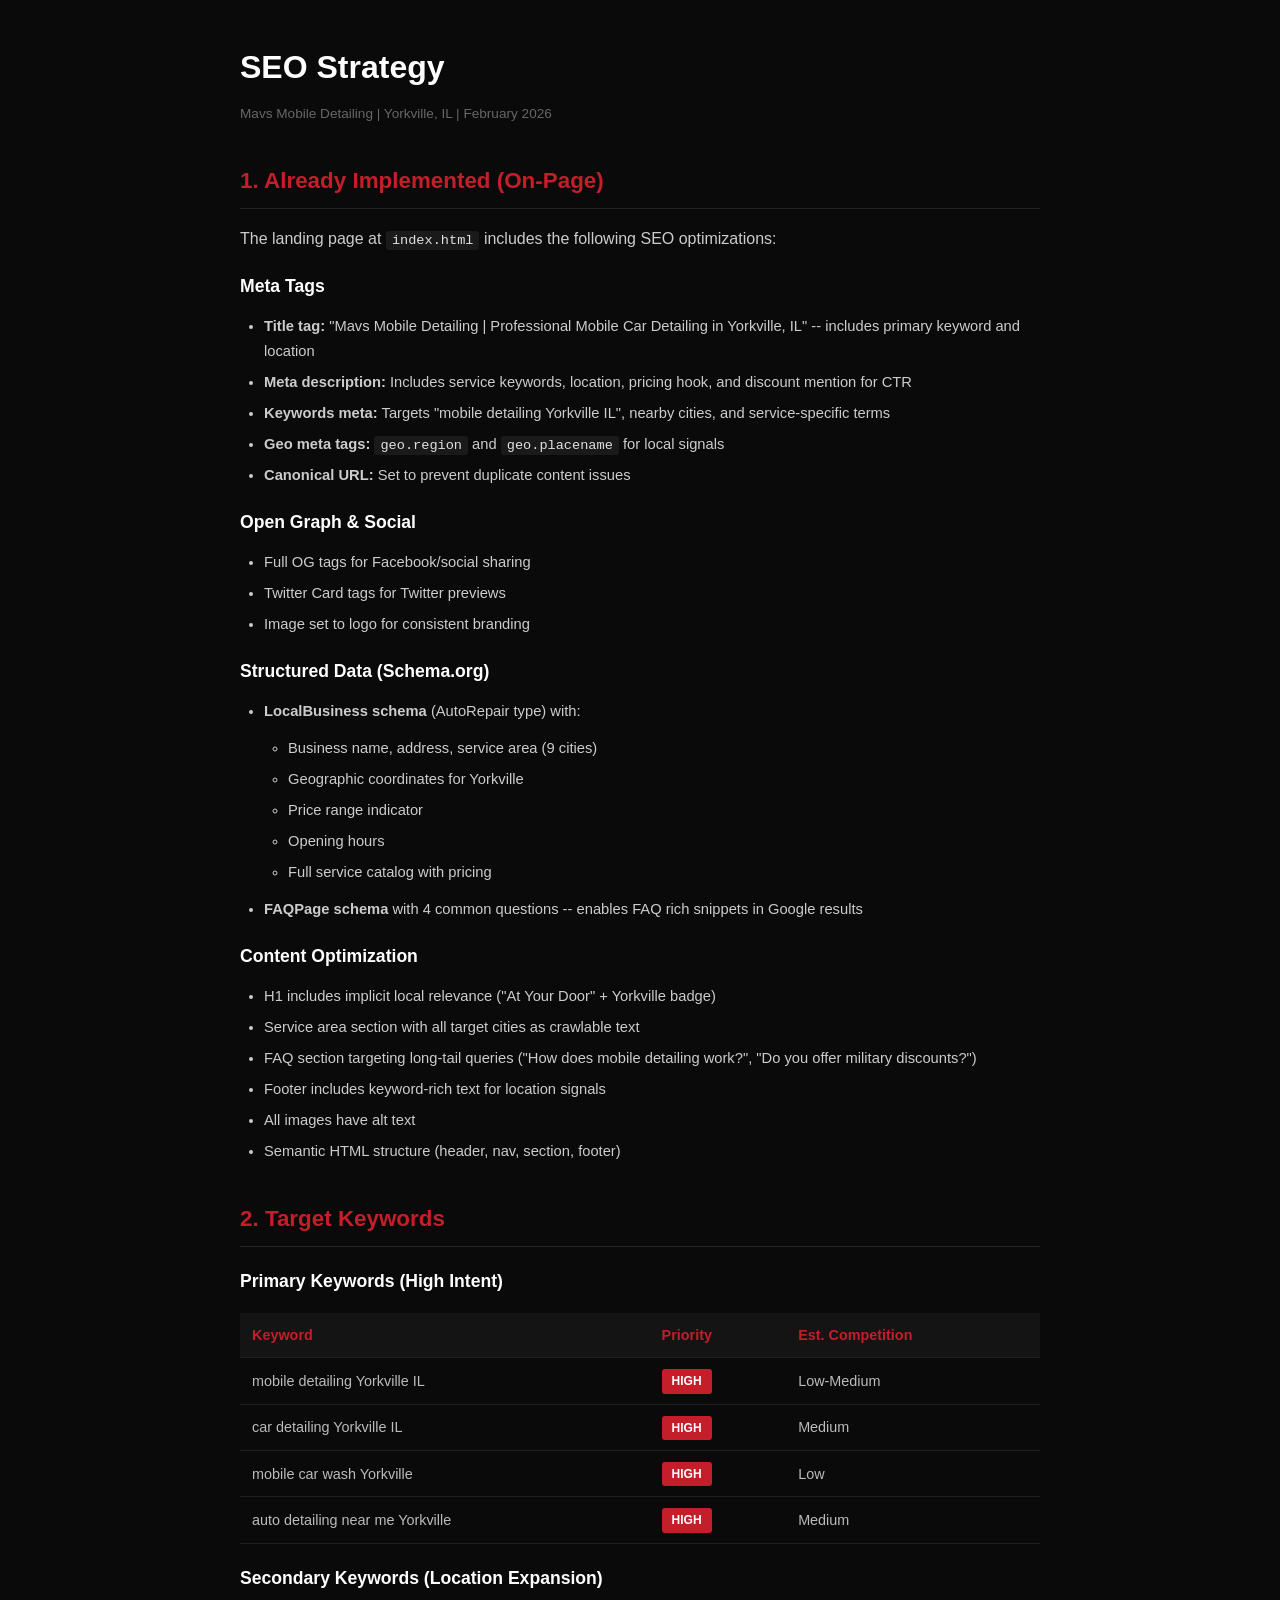
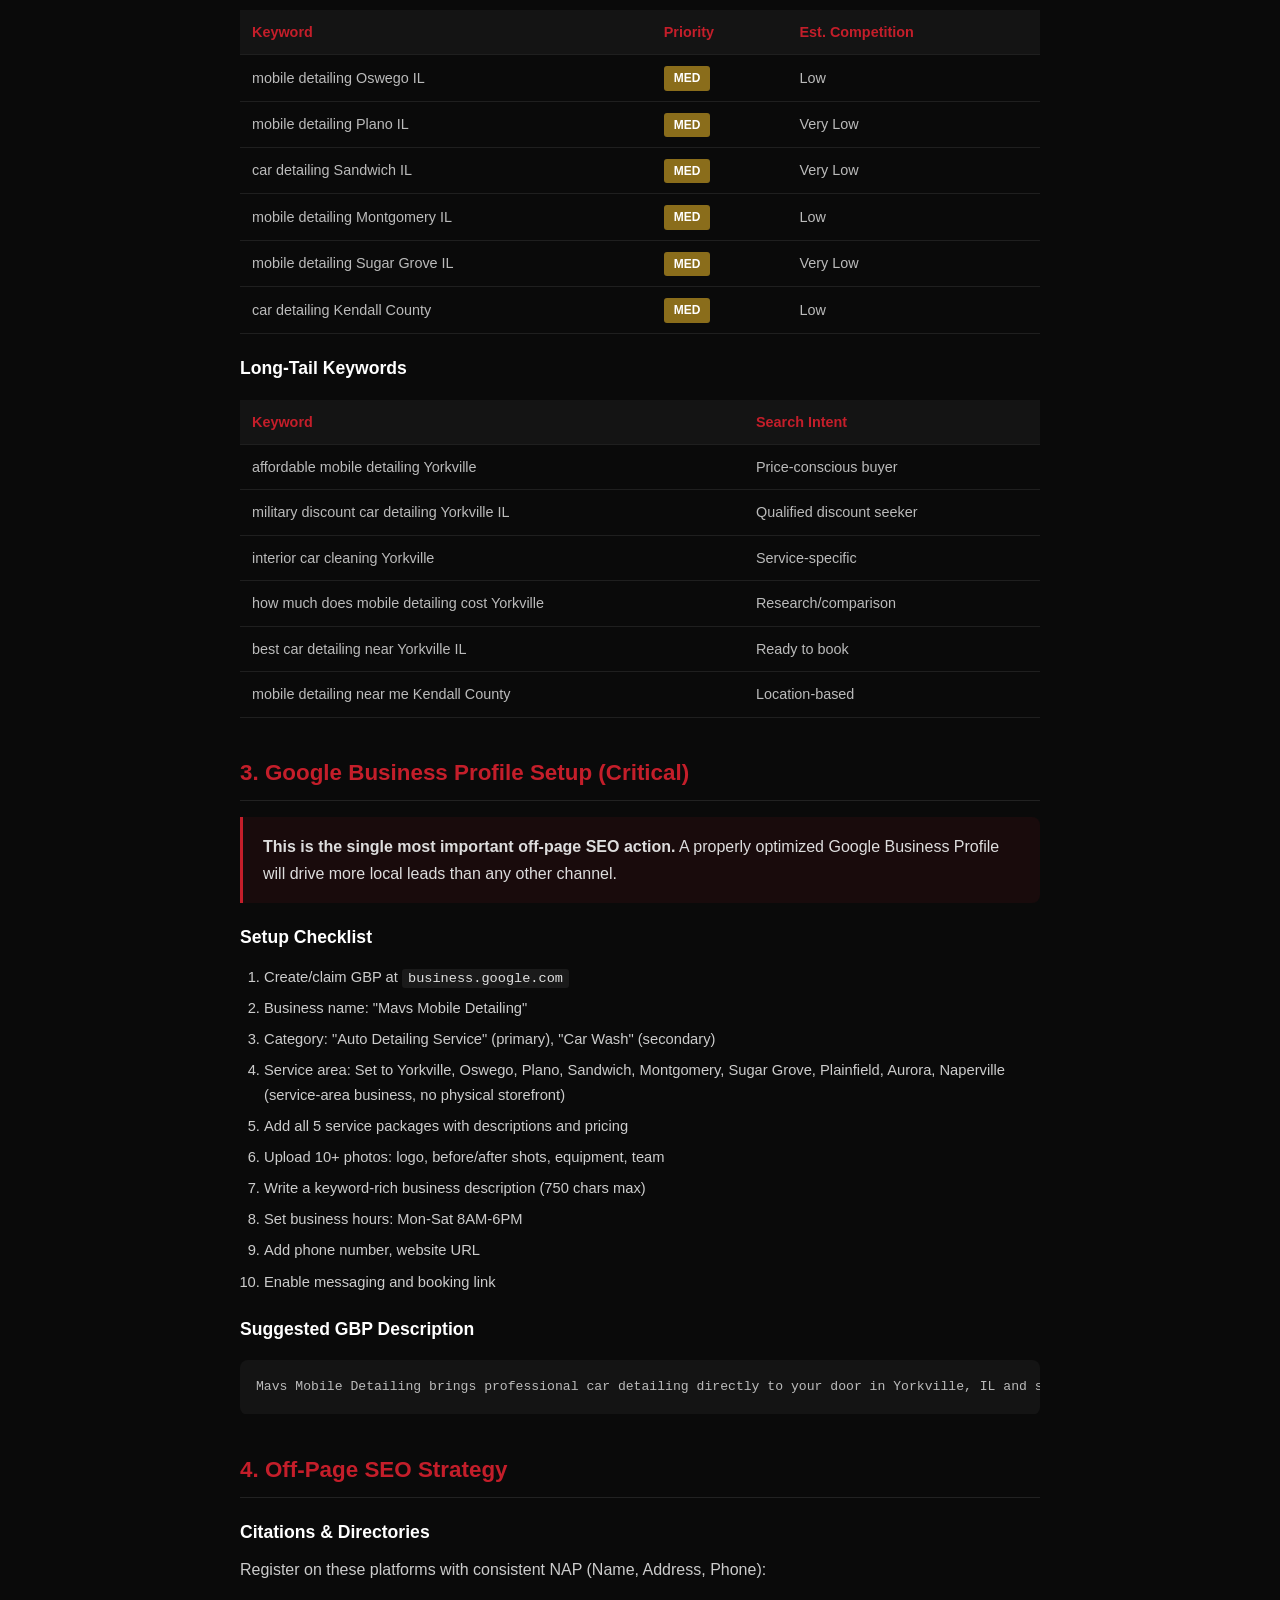
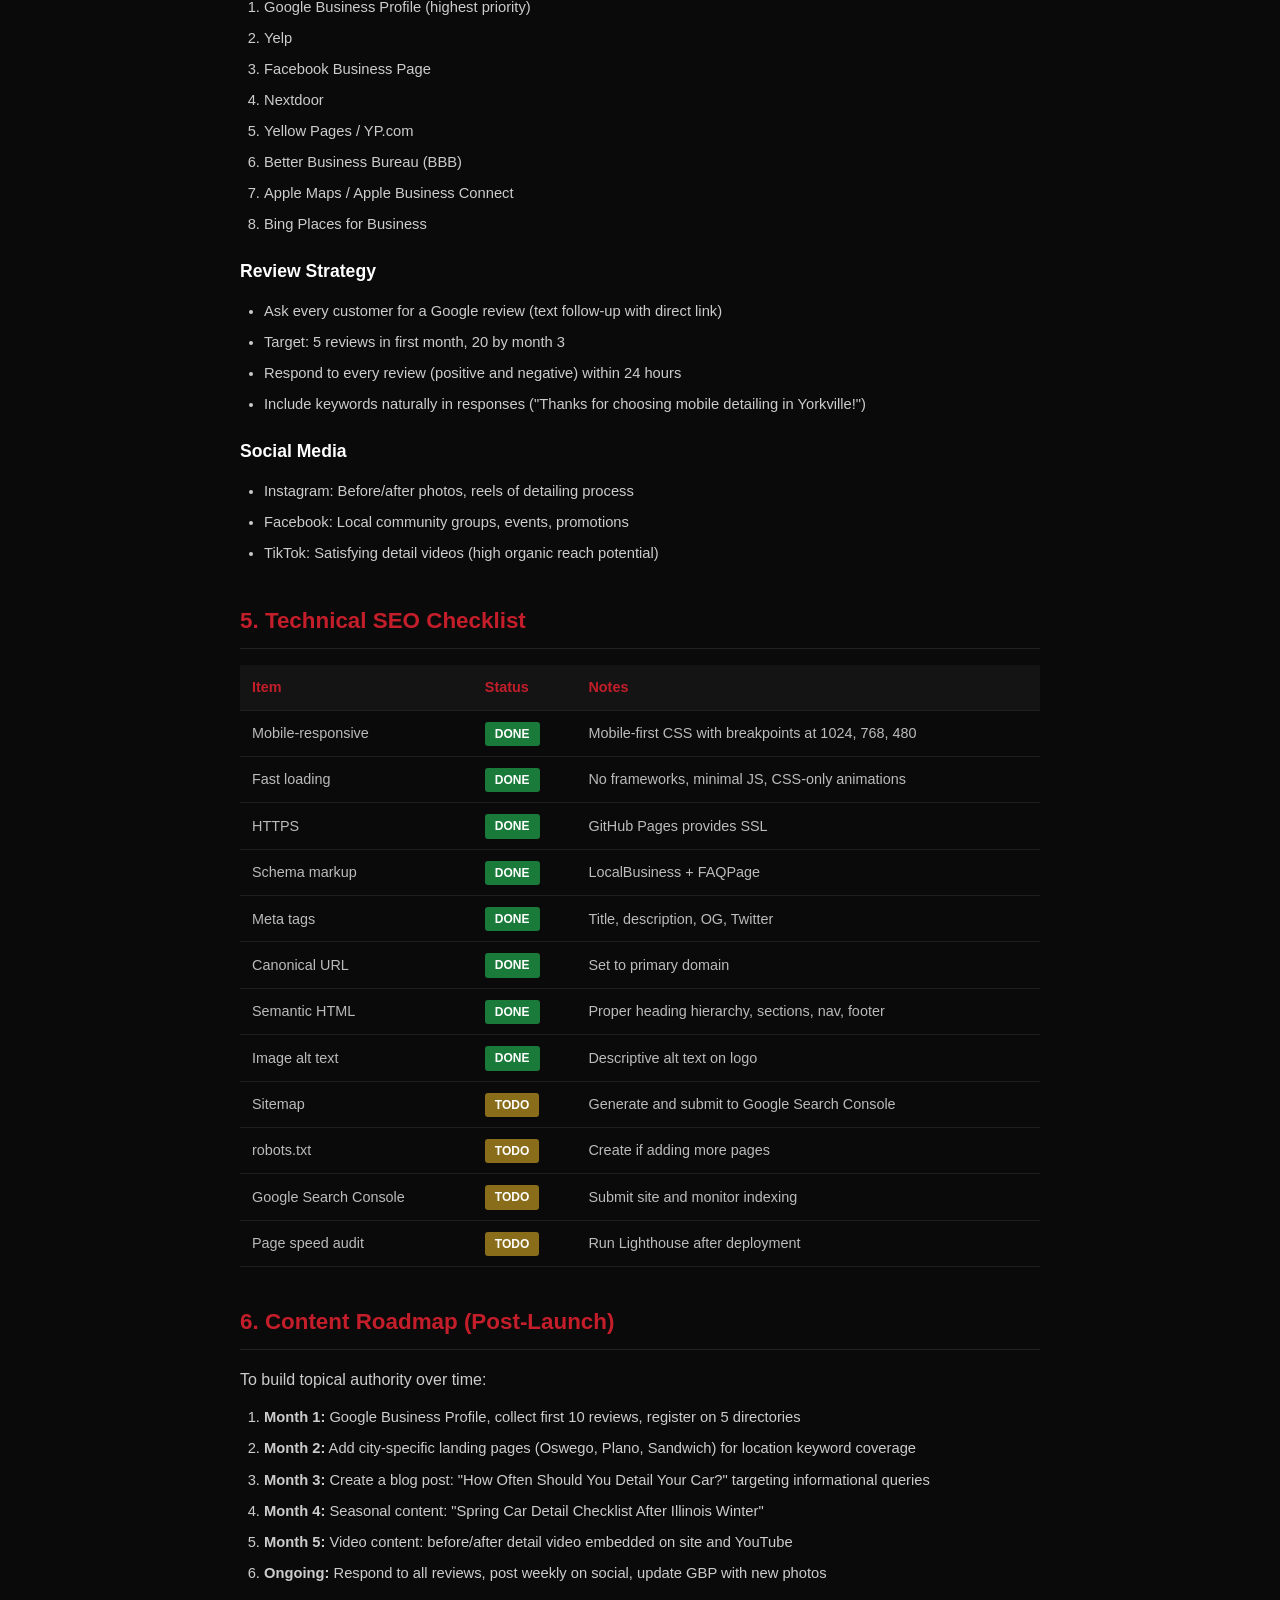
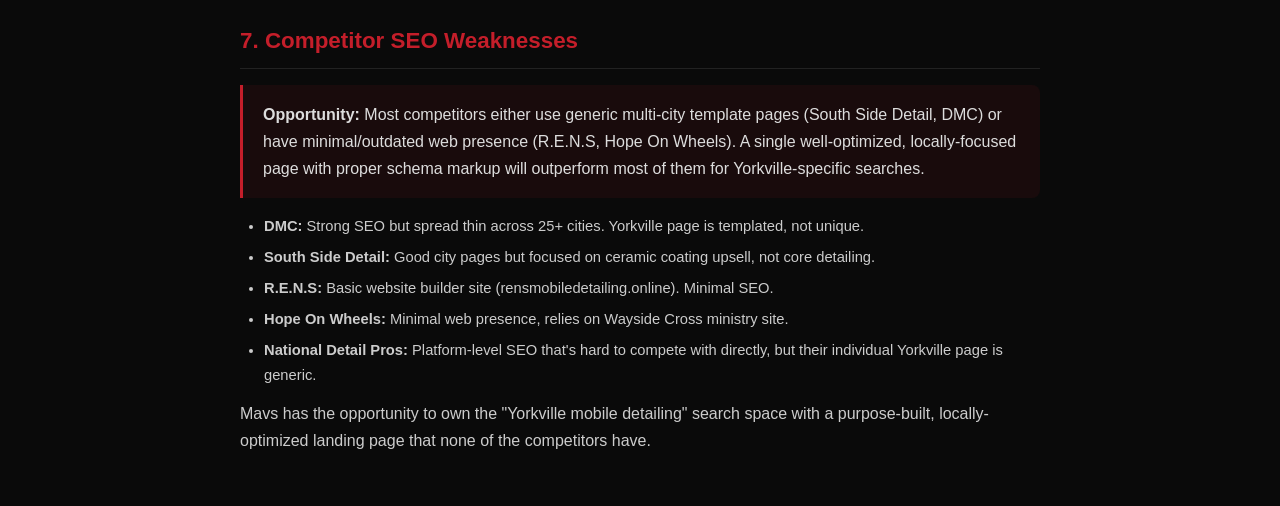
<file: docs/seo-strategy.html>
<!DOCTYPE html>
<html lang="en">
<head>
    <meta charset="UTF-8">
    <meta name="viewport" content="width=device-width, initial-scale=1.0">
    <title>SEO Strategy - Mavs Mobile Detailing</title>
    <style>
        * { margin: 0; padding: 0; box-sizing: border-box; }
        body { font-family: -apple-system, BlinkMacSystemFont, 'Segoe UI', sans-serif; background: #0a0a0a; color: #ccc; line-height: 1.7; padding: 40px 24px; }
        .report { max-width: 800px; margin: 0 auto; }
        h1 { font-size: 2rem; color: #fff; margin-bottom: 8px; }
        h2 { font-size: 1.4rem; color: #c41e2a; margin: 36px 0 16px; border-bottom: 1px solid #222; padding-bottom: 8px; }
        h3 { font-size: 1.1rem; color: #fff; margin: 20px 0 8px; }
        p { margin-bottom: 12px; }
        .meta { color: #666; font-size: 0.85rem; margin-bottom: 32px; }
        table { width: 100%; border-collapse: collapse; margin: 16px 0; }
        th, td { padding: 10px 12px; text-align: left; border-bottom: 1px solid #1f1f1f; font-size: 0.9rem; }
        th { color: #c41e2a; font-weight: 600; background: #141414; }
        td { color: #bbb; }
        ul, ol { margin: 12px 0 12px 24px; }
        li { margin-bottom: 6px; font-size: 0.92rem; }
        .badge { display: inline-block; background: #c41e2a; color: #fff; padding: 2px 10px; border-radius: 3px; font-size: 0.75rem; font-weight: 600; }
        .badge-green { background: #1a7a3a; }
        .badge-yellow { background: #8a6d1b; }
        .highlight { background: rgba(196,30,42,0.08); border-left: 3px solid #c41e2a; padding: 16px 20px; border-radius: 0 8px 8px 0; margin: 16px 0; }
        .highlight p { margin-bottom: 0; color: #ddd; }
        code { background: #1a1a1a; padding: 2px 6px; border-radius: 3px; font-size: 0.85rem; color: #e0e0e0; }
        pre { background: #141414; padding: 16px; border-radius: 8px; overflow-x: auto; margin: 16px 0; font-size: 0.82rem; color: #bbb; }
    </style>
</head>
<body>
<div class="report">

<h1>SEO Strategy</h1>
<p class="meta">Mavs Mobile Detailing | Yorkville, IL | February 2026</p>

<h2>1. Already Implemented (On-Page)</h2>

<p>The landing page at <code>index.html</code> includes the following SEO optimizations:</p>

<h3>Meta Tags</h3>
<ul>
    <li><strong>Title tag:</strong> "Mavs Mobile Detailing | Professional Mobile Car Detailing in Yorkville, IL" -- includes primary keyword and location</li>
    <li><strong>Meta description:</strong> Includes service keywords, location, pricing hook, and discount mention for CTR</li>
    <li><strong>Keywords meta:</strong> Targets "mobile detailing Yorkville IL", nearby cities, and service-specific terms</li>
    <li><strong>Geo meta tags:</strong> <code>geo.region</code> and <code>geo.placename</code> for local signals</li>
    <li><strong>Canonical URL:</strong> Set to prevent duplicate content issues</li>
</ul>

<h3>Open Graph & Social</h3>
<ul>
    <li>Full OG tags for Facebook/social sharing</li>
    <li>Twitter Card tags for Twitter previews</li>
    <li>Image set to logo for consistent branding</li>
</ul>

<h3>Structured Data (Schema.org)</h3>
<ul>
    <li><strong>LocalBusiness schema</strong> (AutoRepair type) with:
        <ul>
            <li>Business name, address, service area (9 cities)</li>
            <li>Geographic coordinates for Yorkville</li>
            <li>Price range indicator</li>
            <li>Opening hours</li>
            <li>Full service catalog with pricing</li>
        </ul>
    </li>
    <li><strong>FAQPage schema</strong> with 4 common questions -- enables FAQ rich snippets in Google results</li>
</ul>

<h3>Content Optimization</h3>
<ul>
    <li>H1 includes implicit local relevance ("At Your Door" + Yorkville badge)</li>
    <li>Service area section with all target cities as crawlable text</li>
    <li>FAQ section targeting long-tail queries ("How does mobile detailing work?", "Do you offer military discounts?")</li>
    <li>Footer includes keyword-rich text for location signals</li>
    <li>All images have alt text</li>
    <li>Semantic HTML structure (header, nav, section, footer)</li>
</ul>

<h2>2. Target Keywords</h2>

<h3>Primary Keywords (High Intent)</h3>
<table>
    <thead>
        <tr><th>Keyword</th><th>Priority</th><th>Est. Competition</th></tr>
    </thead>
    <tbody>
        <tr><td>mobile detailing Yorkville IL</td><td><span class="badge">HIGH</span></td><td>Low-Medium</td></tr>
        <tr><td>car detailing Yorkville IL</td><td><span class="badge">HIGH</span></td><td>Medium</td></tr>
        <tr><td>mobile car wash Yorkville</td><td><span class="badge">HIGH</span></td><td>Low</td></tr>
        <tr><td>auto detailing near me Yorkville</td><td><span class="badge">HIGH</span></td><td>Medium</td></tr>
    </tbody>
</table>

<h3>Secondary Keywords (Location Expansion)</h3>
<table>
    <thead>
        <tr><th>Keyword</th><th>Priority</th><th>Est. Competition</th></tr>
    </thead>
    <tbody>
        <tr><td>mobile detailing Oswego IL</td><td><span class="badge-yellow badge">MED</span></td><td>Low</td></tr>
        <tr><td>mobile detailing Plano IL</td><td><span class="badge-yellow badge">MED</span></td><td>Very Low</td></tr>
        <tr><td>car detailing Sandwich IL</td><td><span class="badge-yellow badge">MED</span></td><td>Very Low</td></tr>
        <tr><td>mobile detailing Montgomery IL</td><td><span class="badge-yellow badge">MED</span></td><td>Low</td></tr>
        <tr><td>mobile detailing Sugar Grove IL</td><td><span class="badge-yellow badge">MED</span></td><td>Very Low</td></tr>
        <tr><td>car detailing Kendall County</td><td><span class="badge-yellow badge">MED</span></td><td>Low</td></tr>
    </tbody>
</table>

<h3>Long-Tail Keywords</h3>
<table>
    <thead>
        <tr><th>Keyword</th><th>Search Intent</th></tr>
    </thead>
    <tbody>
        <tr><td>affordable mobile detailing Yorkville</td><td>Price-conscious buyer</td></tr>
        <tr><td>military discount car detailing Yorkville IL</td><td>Qualified discount seeker</td></tr>
        <tr><td>interior car cleaning Yorkville</td><td>Service-specific</td></tr>
        <tr><td>how much does mobile detailing cost Yorkville</td><td>Research/comparison</td></tr>
        <tr><td>best car detailing near Yorkville IL</td><td>Ready to book</td></tr>
        <tr><td>mobile detailing near me Kendall County</td><td>Location-based</td></tr>
    </tbody>
</table>

<h2>3. Google Business Profile Setup (Critical)</h2>

<div class="highlight">
    <p><strong>This is the single most important off-page SEO action.</strong> A properly optimized Google Business Profile will drive more local leads than any other channel.</p>
</div>

<h3>Setup Checklist</h3>
<ol>
    <li>Create/claim GBP at <code>business.google.com</code></li>
    <li>Business name: "Mavs Mobile Detailing"</li>
    <li>Category: "Auto Detailing Service" (primary), "Car Wash" (secondary)</li>
    <li>Service area: Set to Yorkville, Oswego, Plano, Sandwich, Montgomery, Sugar Grove, Plainfield, Aurora, Naperville (service-area business, no physical storefront)</li>
    <li>Add all 5 service packages with descriptions and pricing</li>
    <li>Upload 10+ photos: logo, before/after shots, equipment, team</li>
    <li>Write a keyword-rich business description (750 chars max)</li>
    <li>Set business hours: Mon-Sat 8AM-6PM</li>
    <li>Add phone number, website URL</li>
    <li>Enable messaging and booking link</li>
</ol>

<h3>Suggested GBP Description</h3>
<pre>Mavs Mobile Detailing brings professional car detailing directly to your door in Yorkville, IL and surrounding Kendall County communities. From basic interior cleaning to premium full details with headlight restoration, engine bay cleaning, and wax protection -- we handle it all at your location. Proud to offer 25% discounts for military veterans and first responders. Serving Yorkville, Oswego, Plano, Sandwich, Montgomery, Sugar Grove, Plainfield, Aurora, and Naperville. Book your mobile detail today.</pre>

<h2>4. Off-Page SEO Strategy</h2>

<h3>Citations & Directories</h3>
<p>Register on these platforms with consistent NAP (Name, Address, Phone):</p>
<ol>
    <li>Google Business Profile (highest priority)</li>
    <li>Yelp</li>
    <li>Facebook Business Page</li>
    <li>Nextdoor</li>
    <li>Yellow Pages / YP.com</li>
    <li>Better Business Bureau (BBB)</li>
    <li>Apple Maps / Apple Business Connect</li>
    <li>Bing Places for Business</li>
</ol>

<h3>Review Strategy</h3>
<ul>
    <li>Ask every customer for a Google review (text follow-up with direct link)</li>
    <li>Target: 5 reviews in first month, 20 by month 3</li>
    <li>Respond to every review (positive and negative) within 24 hours</li>
    <li>Include keywords naturally in responses ("Thanks for choosing mobile detailing in Yorkville!")</li>
</ul>

<h3>Social Media</h3>
<ul>
    <li>Instagram: Before/after photos, reels of detailing process</li>
    <li>Facebook: Local community groups, events, promotions</li>
    <li>TikTok: Satisfying detail videos (high organic reach potential)</li>
</ul>

<h2>5. Technical SEO Checklist</h2>

<table>
    <thead>
        <tr><th>Item</th><th>Status</th><th>Notes</th></tr>
    </thead>
    <tbody>
        <tr><td>Mobile-responsive</td><td><span class="badge-green badge">DONE</span></td><td>Mobile-first CSS with breakpoints at 1024, 768, 480</td></tr>
        <tr><td>Fast loading</td><td><span class="badge-green badge">DONE</span></td><td>No frameworks, minimal JS, CSS-only animations</td></tr>
        <tr><td>HTTPS</td><td><span class="badge-green badge">DONE</span></td><td>GitHub Pages provides SSL</td></tr>
        <tr><td>Schema markup</td><td><span class="badge-green badge">DONE</span></td><td>LocalBusiness + FAQPage</td></tr>
        <tr><td>Meta tags</td><td><span class="badge-green badge">DONE</span></td><td>Title, description, OG, Twitter</td></tr>
        <tr><td>Canonical URL</td><td><span class="badge-green badge">DONE</span></td><td>Set to primary domain</td></tr>
        <tr><td>Semantic HTML</td><td><span class="badge-green badge">DONE</span></td><td>Proper heading hierarchy, sections, nav, footer</td></tr>
        <tr><td>Image alt text</td><td><span class="badge-green badge">DONE</span></td><td>Descriptive alt text on logo</td></tr>
        <tr><td>Sitemap</td><td><span class="badge-yellow badge">TODO</span></td><td>Generate and submit to Google Search Console</td></tr>
        <tr><td>robots.txt</td><td><span class="badge-yellow badge">TODO</span></td><td>Create if adding more pages</td></tr>
        <tr><td>Google Search Console</td><td><span class="badge-yellow badge">TODO</span></td><td>Submit site and monitor indexing</td></tr>
        <tr><td>Page speed audit</td><td><span class="badge-yellow badge">TODO</span></td><td>Run Lighthouse after deployment</td></tr>
    </tbody>
</table>

<h2>6. Content Roadmap (Post-Launch)</h2>

<p>To build topical authority over time:</p>

<ol>
    <li><strong>Month 1:</strong> Google Business Profile, collect first 10 reviews, register on 5 directories</li>
    <li><strong>Month 2:</strong> Add city-specific landing pages (Oswego, Plano, Sandwich) for location keyword coverage</li>
    <li><strong>Month 3:</strong> Create a blog post: "How Often Should You Detail Your Car?" targeting informational queries</li>
    <li><strong>Month 4:</strong> Seasonal content: "Spring Car Detail Checklist After Illinois Winter"</li>
    <li><strong>Month 5:</strong> Video content: before/after detail video embedded on site and YouTube</li>
    <li><strong>Ongoing:</strong> Respond to all reviews, post weekly on social, update GBP with new photos</li>
</ol>

<h2>7. Competitor SEO Weaknesses</h2>

<div class="highlight">
    <p><strong>Opportunity:</strong> Most competitors either use generic multi-city template pages (South Side Detail, DMC) or have minimal/outdated web presence (R.E.N.S, Hope On Wheels). A single well-optimized, locally-focused page with proper schema markup will outperform most of them for Yorkville-specific searches.</p>
</div>

<ul>
    <li><strong>DMC:</strong> Strong SEO but spread thin across 25+ cities. Yorkville page is templated, not unique.</li>
    <li><strong>South Side Detail:</strong> Good city pages but focused on ceramic coating upsell, not core detailing.</li>
    <li><strong>R.E.N.S:</strong> Basic website builder site (rensmobiledetailing.online). Minimal SEO.</li>
    <li><strong>Hope On Wheels:</strong> Minimal web presence, relies on Wayside Cross ministry site.</li>
    <li><strong>National Detail Pros:</strong> Platform-level SEO that's hard to compete with directly, but their individual Yorkville page is generic.</li>
</ul>

<p>Mavs has the opportunity to own the "Yorkville mobile detailing" search space with a purpose-built, locally-optimized landing page that none of the competitors have.</p>

</div>
</body>
</html>
</file>
<file: css/styles.css>
/* ==========================================================================
   MAVS MOBILE DETAILING
   Color System: Black, White, Red
   Typography: Barlow Condensed (headings), Inter (body)
   ========================================================================== */

/* --- Reset & Base --- */
*, *::before, *::after {
    margin: 0;
    padding: 0;
    box-sizing: border-box;
}

:root {
    --black: #0a0a0a;
    --black-soft: #141414;
    --black-card: #1a1a1a;
    --gray-900: #1f1f1f;
    --gray-800: #2a2a2a;
    --gray-700: #3a3a3a;
    --gray-600: #555;
    --gray-500: #777;
    --gray-400: #999;
    --gray-300: #bbb;
    --gray-200: #ddd;
    --gray-100: #eee;
    --white: #ffffff;
    --white-off: #f5f5f5;

    --red: #DC2626;
    --red-hover: #DC2626;
    --red-dark: #DC2626;
    --red-glow: rgba(220, 38, 38, 0.15);

    --font-heading: 'Barlow Condensed', 'Arial Narrow', sans-serif;
    --font-body: 'Inter', -apple-system, BlinkMacSystemFont, sans-serif;

    --radius-sm: 4px;
    --radius-md: 8px;
    --radius-lg: 12px;
    --radius-xl: 16px;
    --radius-glass: 20px;

    --shadow-sm: 0 1px 3px rgba(0,0,0,0.3);
    --shadow-md: 0 4px 12px rgba(0,0,0,0.4);
    --shadow-lg: 0 8px 30px rgba(0,0,0,0.5);
    --shadow-card: 0 2px 8px rgba(0,0,0,0.3), 0 0 0 1px rgba(255,255,255,0.04);
    --shadow-glass: 0 8px 32px 0 rgba(0, 0, 0, 0.37);
    --shadow-glass-hover: 0 16px 48px 0 rgba(0, 0, 0, 0.5), 0 0 0 1px rgba(255,255,255,0.1);

    --transition: 0.25s ease;
    --transition-glass: 0.4s cubic-bezier(0.4, 0, 0.2, 1);

    /* Glassmorphism variables */
    --glass-bg: rgba(255, 255, 255, 0.03);
    --glass-bg-hover: rgba(255, 255, 255, 0.05);
    --glass-border: rgba(255, 255, 255, 0.1);
    --glass-border-hover: rgba(255, 255, 255, 0.15);
    --glass-shine: linear-gradient(135deg, rgba(255,255,255,0.08) 0%, rgba(255,255,255,0) 50%);
    --glass-reflection: linear-gradient(180deg, rgba(255,255,255,0.05) 0%, rgba(255,255,255,0) 100%);
}

html {
    scroll-behavior: smooth;
    -webkit-font-smoothing: antialiased;
    -moz-osx-font-smoothing: grayscale;
}

body {
    font-family: var(--font-body);
    background: var(--black);
    color: var(--gray-300);
    line-height: 1.6;
    overflow-x: hidden;
    /* Optimize touch scrolling on mobile */
    -webkit-overflow-scrolling: touch;
}

/* Prevent horizontal scroll on all devices */
html, body {
    max-width: 100%;
    overflow-x: hidden;
}

img {
    max-width: 100%;
    height: auto;
}

a {
    color: inherit;
    text-decoration: none;
}

ul {
    list-style: none;
}

.container {
    max-width: 1140px;
    margin: 0 auto;
    padding: 0 24px;
}


/* ==========================================================================
   NAVIGATION
   ========================================================================== */

.nav {
    position: fixed;
    top: 0;
    left: 0;
    right: 0;
    z-index: 1000;
    background: rgba(10, 10, 10, 0.85);
    backdrop-filter: blur(12px);
    -webkit-backdrop-filter: blur(12px);
    border-bottom: 1px solid rgba(255,255,255,0.06);
    transition: var(--transition);
}

.nav--scrolled {
    background: rgba(10, 10, 10, 0.96);
    box-shadow: 0 2px 20px rgba(0,0,0,0.5);
}

.nav-inner {
    max-width: 1140px;
    margin: 0 auto;
    padding: 0 24px;
    display: flex;
    align-items: center;
    justify-content: space-between;
    height: 64px;
}

.nav-logo {
    display: flex;
    align-items: center;
    gap: 10px;
}

.nav-logo img {
    width: 40px;
    height: 40px;
    border-radius: 50%;
    object-fit: cover;
}

.nav-logo-text {
    font-family: var(--font-heading);
    font-weight: 800;
    font-size: 1.3rem;
    color: var(--white);
    letter-spacing: 2px;
}

.nav-links {
    display: flex;
    align-items: center;
    gap: 28px;
}

.nav-links a {
    font-family: var(--font-heading);
    font-weight: 500;
    font-size: 0.9rem;
    color: var(--gray-400);
    letter-spacing: 1px;
    text-transform: uppercase;
    transition: color var(--transition);
}

.nav-links a:hover {
    color: var(--white);
}

.nav-cta {
    background: var(--red);
    color: var(--white) !important;
    padding: 8px 20px;
    border-radius: var(--radius-sm);
    font-weight: 600 !important;
    transition: background var(--transition), transform var(--transition) !important;
}

.nav-cta:hover {
    background: var(--red-hover) !important;
    transform: translateY(-1px);
}

.nav-toggle {
    display: none;
    flex-direction: column;
    gap: 5px;
    background: none;
    border: none;
    cursor: pointer;
    padding: 4px;
}

.nav-toggle span {
    display: block;
    width: 24px;
    height: 2px;
    background: var(--white);
    border-radius: 2px;
    transition: var(--transition);
}


/* ==========================================================================
   HERO
   ========================================================================== */

.hero {
    position: relative;
    min-height: 100vh;
    display: flex;
    align-items: center;
    justify-content: center;
    padding: 120px 24px 80px;
    overflow: hidden;
}

.hero-bg {
    position: absolute;
    inset: 0;
    /* Textured background using CSS — no image dependency */
    background:
        radial-gradient(ellipse 80% 50% at 50% 0%, rgba(220, 38, 38, 0.08) 0%, transparent 60%),
        radial-gradient(ellipse 60% 40% at 80% 100%, rgba(220, 38, 38, 0.05) 0%, transparent 50%),
        linear-gradient(180deg, var(--black) 0%, var(--black-soft) 100%);
    z-index: 0;
}

.hero-bg::before {
    content: '';
    position: absolute;
    inset: 0;
    background-image:
        repeating-linear-gradient(
            0deg,
            transparent,
            transparent 1px,
            rgba(255,255,255,0.012) 1px,
            rgba(255,255,255,0.012) 2px
        );
    background-size: 100% 4px;
    z-index: 1;
}

.hero-logo-glass {
    position: absolute;
    right: -10%;
    top: 50%;
    transform: translateY(-50%) rotate(-15deg);
    width: 600px;
    height: 600px;
    z-index: 1;
    opacity: 0.08;
    pointer-events: none;
    animation: float 8s ease-in-out infinite;
}

.hero-logo-glass img {
    width: 100%;
    height: 100%;
    object-fit: contain;
    filter: blur(2px) brightness(1.3);
    mix-blend-mode: screen;
}

@keyframes float {
    0%, 100% {
        transform: translateY(-50%) rotate(-15deg) translateX(0);
    }
    50% {
        transform: translateY(-48%) rotate(-12deg) translateX(-20px);
    }
}

.hero-content {
    position: relative;
    z-index: 2;
    text-align: center;
    max-width: 720px;
    /* Glassmorphism hero container */
    background: var(--glass-bg);
    backdrop-filter: blur(16px);
    -webkit-backdrop-filter: blur(16px);
    border: 1px solid var(--glass-border);
    border-radius: var(--radius-glass);
    padding: 48px 40px;
    box-shadow: var(--shadow-glass);
}

.hero-content::before {
    content: '';
    position: absolute;
    top: 0;
    left: 0;
    right: 0;
    height: 40%;
    background: var(--glass-shine);
    border-radius: var(--radius-glass) var(--radius-glass) 0 0;
    pointer-events: none;
    opacity: 0.5;
}

.hero-badge {
    display: inline-block;
    font-family: var(--font-heading);
    font-weight: 600;
    font-size: 0.8rem;
    letter-spacing: 3px;
    color: var(--red);
    /* Glassmorphic badge */
    background: rgba(220, 38, 38, 0.08);
    backdrop-filter: blur(12px);
    -webkit-backdrop-filter: blur(12px);
    border: 1px solid rgba(220, 38, 38, 0.3);
    padding: 6px 18px;
    border-radius: 2px;
    margin-bottom: 28px;
    box-shadow: 0 2px 8px rgba(220, 38, 38, 0.2);
    position: relative;
    z-index: 1;
}

.hero-title {
    font-family: var(--font-heading);
    font-weight: 800;
    font-size: clamp(2.8rem, 7vw, 4.5rem);
    line-height: 1.05;
    color: var(--white);
    text-transform: uppercase;
    letter-spacing: 1px;
    margin-bottom: 20px;
}

.hero-accent {
    color: var(--red);
}

.hero-sub {
    font-size: 1.05rem;
    line-height: 1.7;
    color: var(--gray-400);
    max-width: 540px;
    margin: 0 auto 36px;
}

.hero-actions {
    display: flex;
    gap: 16px;
    justify-content: center;
    flex-wrap: wrap;
    margin-bottom: 48px;
}

.hero-trust {
    display: flex;
    gap: 32px;
    justify-content: center;
    flex-wrap: wrap;
}

.hero-trust-item {
    display: flex;
    align-items: center;
    gap: 8px;
    font-size: 0.85rem;
    color: var(--gray-500);
}

.hero-trust-item i {
    color: var(--red);
    font-size: 0.9rem;
}

.hero-scroll {
    position: absolute;
    bottom: 32px;
    left: 50%;
    transform: translateX(-50%);
    z-index: 2;
}

.hero-scroll a {
    color: var(--gray-600);
    font-size: 1.2rem;
    animation: float 2s ease-in-out infinite;
}

@keyframes float {
    0%, 100% { transform: translateY(0); }
    50% { transform: translateY(8px); }
}


/* ==========================================================================
   BUTTONS
   ========================================================================== */

.btn {
    display: inline-flex;
    align-items: center;
    justify-content: center;
    font-family: var(--font-heading);
    font-weight: 600;
    font-size: 0.95rem;
    letter-spacing: 1px;
    text-transform: uppercase;
    padding: 14px 32px;
    border-radius: var(--radius-sm);
    border: none;
    cursor: pointer;
    transition: all var(--transition);
    white-space: nowrap;
}

.btn-primary {
    background: var(--red);
    color: var(--white);
    box-shadow: 0 2px 12px rgba(220, 38, 38, 0.3);
}

.btn-primary:hover {
    background: var(--red-hover);
    box-shadow: 0 4px 20px rgba(220, 38, 38, 0.4);
    transform: translateY(-2px);
}

.btn-outline {
    background: transparent;
    color: var(--white);
    border: 1px solid var(--gray-700);
}

.btn-outline:hover {
    border-color: var(--gray-500);
    background: rgba(255,255,255,0.04);
    transform: translateY(-2px);
}

.btn-block {
    width: 100%;
}

.btn-lg {
    padding: 16px 36px;
    font-size: 1rem;
}


/* ==========================================================================
   SECTION COMMON
   ========================================================================== */

section {
    padding: 96px 0;
}

.section-header {
    text-align: center;
    margin-bottom: 56px;
}

.section-tag {
    display: inline-block;
    font-family: var(--font-heading);
    font-weight: 600;
    font-size: 0.75rem;
    letter-spacing: 3px;
    text-transform: uppercase;
    color: var(--red);
    margin-bottom: 12px;
}

.section-title {
    font-family: var(--font-heading);
    font-weight: 800;
    font-size: clamp(2rem, 4vw, 2.8rem);
    color: var(--white);
    text-transform: uppercase;
    letter-spacing: 1px;
    margin-bottom: 12px;
}

.section-desc {
    font-size: 1rem;
    color: var(--gray-400);
    max-width: 560px;
    margin: 0 auto;
    line-height: 1.7;
}


/* ==========================================================================
   SERVICES
   ========================================================================== */

.services {
    background: var(--black-soft);
    border-top: 1px solid rgba(255,255,255,0.04);
    border-bottom: 1px solid rgba(255,255,255,0.04);
}

.services-grid {
    display: grid;
    grid-template-columns: repeat(4, 1fr);
    gap: 20px;
}

.service-card {
    /* Glassmorphism glass card */
    background: var(--glass-bg);
    backdrop-filter: blur(20px);
    -webkit-backdrop-filter: blur(20px);
    border: 1px solid var(--glass-border);
    border-radius: var(--radius-glass);
    padding: 32px 24px;
    position: relative;
    overflow: hidden;
    transition: all var(--transition-glass);
    box-shadow: var(--shadow-glass);
}

.service-card::before {
    /* Glass reflection overlay */
    content: '';
    position: absolute;
    top: 0;
    left: 0;
    right: 0;
    height: 50%;
    background: var(--glass-reflection);
    pointer-events: none;
    opacity: 0;
    transition: opacity var(--transition-glass);
}

.service-card::after {
    /* Frosted texture */
    content: '';
    position: absolute;
    inset: 0;
    background-image:
        radial-gradient(circle at 20% 30%, rgba(255,255,255,0.03) 1px, transparent 1px),
        radial-gradient(circle at 80% 70%, rgba(255,255,255,0.03) 1px, transparent 1px);
    background-size: 50px 50px, 80px 80px;
    pointer-events: none;
    opacity: 0.3;
}

.service-card:hover {
    border-color: var(--glass-border-hover);
    background: var(--glass-bg-hover);
    transform: translateY(-8px) scale(1.02);
    box-shadow: var(--shadow-glass-hover);
}

.service-card:hover::before {
    opacity: 1;
}

.service-icon {
    width: 48px;
    height: 48px;
    background: rgba(220, 38, 38, 0.1);
    border-radius: var(--radius-md);
    display: flex;
    align-items: center;
    justify-content: center;
    margin-bottom: 20px;
}

.service-icon i {
    font-size: 1.2rem;
    color: var(--red);
}

.service-card h3 {
    font-family: var(--font-heading);
    font-weight: 700;
    font-size: 1.2rem;
    color: var(--white);
    text-transform: uppercase;
    letter-spacing: 0.5px;
    margin-bottom: 14px;
}

.service-card ul {
    display: flex;
    flex-direction: column;
    gap: 8px;
}

.service-card li {
    font-size: 0.88rem;
    color: var(--gray-400);
    padding-left: 16px;
    position: relative;
}

.service-card li::before {
    content: '';
    position: absolute;
    left: 0;
    top: 8px;
    width: 5px;
    height: 5px;
    background: var(--red);
    border-radius: 50%;
}


/* ==========================================================================
   PRICING
   ========================================================================== */

.pricing {
    background: var(--black);
}

.pricing-grid {
    display: grid;
    grid-template-columns: repeat(5, 1fr);
    gap: 16px;
    align-items: start;
}

.price-card {
    /* Glassmorphism pricing card */
    background: var(--glass-bg);
    backdrop-filter: blur(20px);
    -webkit-backdrop-filter: blur(20px);
    border: 1px solid var(--glass-border);
    border-radius: var(--radius-glass);
    padding: 28px 20px;
    position: relative;
    overflow: hidden;
    transition: all var(--transition-glass);
    box-shadow: var(--shadow-glass);
}

.price-card::before {
    /* Glass shine effect */
    content: '';
    position: absolute;
    top: -50%;
    left: -50%;
    width: 200%;
    height: 200%;
    background: conic-gradient(from 180deg at 50% 50%, transparent 0deg, rgba(255,255,255,0.05) 90deg, transparent 180deg);
    opacity: 0;
    transition: opacity var(--transition-glass), transform var(--transition-glass);
    pointer-events: none;
}

.price-card::after {
    /* Frosted glass texture */
    content: '';
    position: absolute;
    inset: 0;
    background-image:
        radial-gradient(circle at 25% 25%, rgba(255,255,255,0.04) 1px, transparent 1px),
        radial-gradient(circle at 75% 75%, rgba(255,255,255,0.04) 1px, transparent 1px);
    background-size: 40px 40px, 60px 60px;
    pointer-events: none;
    opacity: 0.4;
}

.price-card:hover {
    border-color: var(--glass-border-hover);
    background: var(--glass-bg-hover);
    transform: translateY(-8px) scale(1.03);
    box-shadow: var(--shadow-glass-hover);
}

.price-card:hover::before {
    opacity: 1;
    transform: rotate(180deg);
}

.price-card--featured {
    /* Featured card with red gradient border */
    border: 2px solid transparent;
    background:
        linear-gradient(var(--black-soft), var(--black-soft)) padding-box,
        linear-gradient(135deg, var(--red) 0%, rgba(220, 38, 38, 0.3) 50%, var(--red) 100%) border-box;
    backdrop-filter: blur(24px);
    -webkit-backdrop-filter: blur(24px);
}

.price-card--featured::before {
    background: linear-gradient(135deg, rgba(220, 38, 38, 0.1) 0%, transparent 60%);
    opacity: 1;
}

.price-card--featured:hover {
    transform: translateY(-12px) scale(1.05);
    box-shadow:
        var(--shadow-glass-hover),
        0 0 40px rgba(220, 38, 38, 0.3);
}

.price-card--premium {
    /* Premium card with animated gradient border */
    border: 2px solid transparent;
    background:
        linear-gradient(var(--black-soft), var(--black-soft)) padding-box,
        linear-gradient(135deg, rgba(220, 38, 38, 0.6) 0%, rgba(255,255,255,0.2) 50%, rgba(220, 38, 38, 0.6) 100%) border-box;
    backdrop-filter: blur(24px);
    -webkit-backdrop-filter: blur(24px);
}

.price-card--premium::before {
    background: radial-gradient(circle at 50% 0%, rgba(220, 38, 38, 0.08) 0%, transparent 70%);
    opacity: 1;
}

.price-card--premium:hover {
    transform: translateY(-12px) scale(1.05);
    box-shadow:
        var(--shadow-glass-hover),
        0 0 50px rgba(220, 38, 38, 0.4);
}

.price-badge {
    position: absolute;
    top: -10px;
    left: 50%;
    transform: translateX(-50%);
    background: var(--red);
    color: var(--white);
    font-family: var(--font-heading);
    font-weight: 700;
    font-size: 0.7rem;
    letter-spacing: 1.5px;
    text-transform: uppercase;
    padding: 4px 14px;
    border-radius: 2px;
    white-space: nowrap;
    /* Enhanced with glass shadow */
    box-shadow:
        0 4px 12px rgba(220, 38, 38, 0.4),
        0 0 0 1px rgba(255, 255, 255, 0.1);
    backdrop-filter: blur(8px);
    -webkit-backdrop-filter: blur(8px);
}

.price-tier {
    font-family: var(--font-heading);
    font-weight: 600;
    font-size: 0.7rem;
    letter-spacing: 2px;
    text-transform: uppercase;
    color: var(--gray-500);
    margin-bottom: 4px;
}

.price-name {
    font-family: var(--font-heading);
    font-weight: 700;
    font-size: 1.15rem;
    color: var(--white);
    text-transform: uppercase;
    margin-bottom: 8px;
}

.price-amount {
    font-family: var(--font-heading);
    font-weight: 800;
    font-size: 2.4rem;
    color: var(--white);
    margin-bottom: 20px;
}

.price-card--featured .price-amount,
.price-card--premium .price-amount {
    color: var(--red);
}

.price-features {
    display: flex;
    flex-direction: column;
    gap: 10px;
    margin-bottom: 24px;
}

.price-features li {
    font-size: 0.85rem;
    color: var(--gray-400);
    display: flex;
    align-items: flex-start;
    gap: 8px;
}

.price-features li i {
    color: var(--red);
    font-size: 0.7rem;
    margin-top: 4px;
    flex-shrink: 0;
}


/* ==========================================================================
   DISCOUNTS
   ========================================================================== */

.discounts {
    background: var(--black-soft);
    border-top: 1px solid rgba(255,255,255,0.04);
    border-bottom: 1px solid rgba(255,255,255,0.04);
}

.discounts-inner {
    display: grid;
    grid-template-columns: 1fr 1fr;
    gap: 48px;
    align-items: center;
}

.discounts-text .section-tag,
.discounts-text .section-title,
.discounts-text .section-desc {
    text-align: left;
    margin-left: 0;
}

.discounts-cards {
    display: flex;
    flex-direction: column;
    gap: 16px;
}

.discount-card {
    /* Glassmorphism discount badge */
    background: var(--glass-bg);
    backdrop-filter: blur(20px);
    -webkit-backdrop-filter: blur(20px);
    border: 1px solid var(--glass-border);
    border-radius: var(--radius-glass);
    padding: 24px;
    display: flex;
    align-items: center;
    gap: 20px;
    position: relative;
    overflow: hidden;
    transition: all var(--transition-glass);
    box-shadow: var(--shadow-glass);
}

.discount-card::before {
    /* Glass reflection */
    content: '';
    position: absolute;
    top: -50%;
    left: -50%;
    width: 100%;
    height: 100%;
    background: radial-gradient(circle, rgba(255,255,255,0.1) 0%, transparent 70%);
    opacity: 0;
    transition: all var(--transition-glass);
    pointer-events: none;
}

.discount-card::after {
    /* Frosted texture */
    content: '';
    position: absolute;
    inset: 0;
    background-image:
        radial-gradient(circle at 30% 50%, rgba(255,255,255,0.03) 1px, transparent 1px);
    background-size: 60px 60px;
    pointer-events: none;
    opacity: 0.4;
}

.discount-card:hover {
    border-color: rgba(220, 38, 38, 0.4);
    background: var(--glass-bg-hover);
    transform: translateX(8px) scale(1.02);
    box-shadow: var(--shadow-glass-hover);
}

.discount-card:hover::before {
    opacity: 1;
    top: 0;
    left: 0;
}

.discount-icon {
    width: 48px;
    height: 48px;
    min-width: 48px;
    background: rgba(220, 38, 38, 0.1);
    border-radius: var(--radius-md);
    display: flex;
    align-items: center;
    justify-content: center;
}

.discount-icon i {
    font-size: 1.2rem;
    color: var(--red);
}

.discount-amount {
    font-family: var(--font-heading);
    font-weight: 800;
    font-size: 1.3rem;
    color: var(--red);
    letter-spacing: 1px;
}

.discount-label {
    font-family: var(--font-heading);
    font-weight: 600;
    font-size: 0.95rem;
    color: var(--white);
    text-transform: uppercase;
    letter-spacing: 0.5px;
}

.discount-card p {
    font-size: 0.82rem;
    color: var(--gray-500);
    margin-top: 2px;
}


/* ==========================================================================
   PROCESS
   ========================================================================== */

.process {
    background: var(--black);
}

.process-steps {
    display: flex;
    align-items: flex-start;
    justify-content: center;
    gap: 0;
}

.process-step {
    text-align: center;
    flex: 1;
    max-width: 200px;
    padding: 0 12px;
}

.step-number {
    font-family: var(--font-heading);
    font-weight: 800;
    font-size: 2.5rem;
    color: var(--red);
    line-height: 1;
    margin-bottom: 12px;
    opacity: 0.7;
}

.process-step h3 {
    font-family: var(--font-heading);
    font-weight: 700;
    font-size: 1.1rem;
    color: var(--white);
    text-transform: uppercase;
    letter-spacing: 0.5px;
    margin-bottom: 8px;
}

.process-step p {
    font-size: 0.85rem;
    color: var(--gray-500);
    line-height: 1.5;
}

.process-connector {
    width: 48px;
    min-width: 48px;
    height: 1px;
    background: var(--gray-700);
    margin-top: 28px;
}


/* ==========================================================================
   SERVICE AREAS
   ========================================================================== */

.areas {
    background: var(--black-soft);
    border-top: 1px solid rgba(255,255,255,0.04);
    border-bottom: 1px solid rgba(255,255,255,0.04);
}

.areas-grid {
    display: flex;
    flex-wrap: wrap;
    justify-content: center;
    gap: 12px;
    margin-bottom: 24px;
}

.area-tag {
    font-family: var(--font-heading);
    font-weight: 600;
    font-size: 0.9rem;
    letter-spacing: 1px;
    text-transform: uppercase;
    color: var(--white);
    background: var(--red);
    border: 1px solid var(--red);
    padding: 10px 22px;
    border-radius: var(--radius-sm);
    transition: all var(--transition);
    cursor: pointer;
    position: relative;
    overflow: hidden;
}

.area-tag::before {
    content: '';
    position: absolute;
    top: 0;
    left: -100%;
    width: 100%;
    height: 100%;
    background: linear-gradient(90deg, transparent, rgba(255,255,255,0.2), transparent);
    transition: left 0.5s;
}

.area-tag:hover {
    background: var(--red-hover);
    border-color: var(--red-hover);
    transform: translateY(-2px);
    box-shadow: 0 4px 12px rgba(220, 38, 38, 0.4);
}

.area-tag:hover::before {
    left: 100%;
}

.area-tag:active {
    transform: translateY(0);
}

.areas-note {
    text-align: center;
    font-size: 0.9rem;
    color: var(--gray-500);
}


/* ==========================================================================
   FAQ
   ========================================================================== */

.faq {
    background: var(--black);
}

.faq-list {
    max-width: 700px;
    margin: 0 auto;
}

.faq-item {
    border-bottom: 1px solid rgba(255,255,255,0.06);
}

.faq-item:first-child {
    border-top: 1px solid rgba(255,255,255,0.06);
}

.faq-question {
    width: 100%;
    display: flex;
    align-items: center;
    justify-content: space-between;
    padding: 20px 0;
    background: none;
    border: none;
    cursor: pointer;
    text-align: left;
}

.faq-question span {
    font-family: var(--font-heading);
    font-weight: 600;
    font-size: 1.05rem;
    color: var(--white);
    letter-spacing: 0.3px;
}

.faq-question i {
    color: var(--red);
    font-size: 0.9rem;
    transition: transform var(--transition);
    flex-shrink: 0;
    margin-left: 16px;
}

.faq-item.active .faq-question i {
    transform: rotate(45deg);
}

.faq-answer {
    max-height: 0;
    overflow: hidden;
    transition: max-height 0.35s ease, padding 0.35s ease;
}

.faq-item.active .faq-answer {
    max-height: 300px;
    padding-bottom: 20px;
}

.faq-answer p {
    font-size: 0.92rem;
    color: var(--gray-400);
    line-height: 1.7;
}


/* ==========================================================================
   CONTACT
   ========================================================================== */

.contact {
    background: var(--black-soft);
    border-top: 1px solid rgba(255,255,255,0.04);
}

.contact-inner {
    display: grid;
    grid-template-columns: 1fr 1fr;
    gap: 60px;
    align-items: start;
}

.contact-info .section-tag,
.contact-info .section-title,
.contact-info .section-desc {
    text-align: left;
    margin-left: 0;
}

.contact-methods {
    display: flex;
    flex-direction: column;
    gap: 20px;
    margin-top: 32px;
}

.contact-method {
    display: flex;
    align-items: center;
    gap: 16px;
}

.contact-method i {
    width: 40px;
    height: 40px;
    min-width: 40px;
    background: rgba(220, 38, 38, 0.1);
    border-radius: var(--radius-md);
    display: flex;
    align-items: center;
    justify-content: center;
    color: var(--red);
    font-size: 0.95rem;
}

.contact-method strong {
    display: block;
    font-family: var(--font-heading);
    font-weight: 600;
    color: var(--white);
    font-size: 0.9rem;
    letter-spacing: 0.3px;
}

.contact-method span,
.contact-method a {
    font-size: 0.85rem;
    color: var(--gray-400);
}

.contact-method a:hover {
    color: var(--red);
}

/* Form */
.contact-form-wrap {
    /* Glassmorphism contact form */
    background: var(--glass-bg);
    backdrop-filter: blur(24px);
    -webkit-backdrop-filter: blur(24px);
    border: 1px solid var(--glass-border);
    border-radius: var(--radius-glass);
    padding: 36px;
    position: relative;
    overflow: hidden;
    box-shadow: var(--shadow-glass);
}

.contact-form-wrap::before {
    /* Glass shine overlay */
    content: '';
    position: absolute;
    top: 0;
    left: 0;
    right: 0;
    height: 30%;
    background: linear-gradient(135deg, rgba(255,255,255,0.06) 0%, transparent 100%);
    pointer-events: none;
}

.contact-form-wrap::after {
    /* Frosted dots pattern */
    content: '';
    position: absolute;
    inset: 0;
    background-image:
        radial-gradient(circle at 20% 20%, rgba(255,255,255,0.03) 2px, transparent 2px),
        radial-gradient(circle at 80% 80%, rgba(255,255,255,0.03) 2px, transparent 2px);
    background-size: 100px 100px, 150px 150px;
    pointer-events: none;
    opacity: 0.5;
}

.contact-form {
    display: flex;
    flex-direction: column;
    gap: 16px;
}

.form-row {
    display: grid;
    grid-template-columns: 1fr 1fr;
    gap: 16px;
}

.form-group {
    display: flex;
    flex-direction: column;
    gap: 6px;
}

.form-group label {
    font-family: var(--font-heading);
    font-weight: 600;
    font-size: 0.8rem;
    letter-spacing: 1px;
    text-transform: uppercase;
    color: var(--gray-400);
}

.form-group input,
.form-group select,
.form-group textarea {
    font-family: var(--font-body);
    font-size: 0.92rem;
    color: var(--white);
    background: var(--gray-900);
    border: 1px solid rgba(255,255,255,0.08);
    border-radius: var(--radius-sm);
    padding: 12px 14px;
    transition: border-color var(--transition);
    outline: none;
    width: 100%;
}

.form-group input::placeholder,
.form-group textarea::placeholder {
    color: var(--gray-600);
}

.form-group input:focus,
.form-group select:focus,
.form-group textarea:focus {
    border-color: var(--red);
}

.form-group select {
    appearance: none;
    background-image: url("data:image/svg+xml,%3Csvg xmlns='http://www.w3.org/2000/svg' width='12' height='12' viewBox='0 0 12 12'%3E%3Cpath fill='%23999' d='M6 8L1 3h10z'/%3E%3C/svg%3E");
    background-repeat: no-repeat;
    background-position: right 14px center;
    padding-right: 36px;
}

.form-group select option {
    background: var(--black-card);
    color: var(--white);
}

.form-group textarea {
    resize: vertical;
    min-height: 80px;
}

.checkbox-label {
    display: flex;
    align-items: center;
    gap: 10px;
    cursor: pointer;
    font-size: 0.85rem;
    color: var(--gray-400);
}

.checkbox-label input[type="checkbox"] {
    width: 16px;
    height: 16px;
    accent-color: var(--red);
}

.form-note {
    text-align: center;
    font-size: 0.8rem;
    color: var(--gray-600);
    margin-top: 4px;
}


/* ==========================================================================
   FOOTER
   ========================================================================== */

.footer {
    background: var(--black);
    border-top: 1px solid rgba(255,255,255,0.04);
    padding: 48px 0 32px;
}

.footer-inner {
    display: flex;
    flex-direction: column;
    align-items: center;
    gap: 24px;
    text-align: center;
}

.footer-brand {
    display: flex;
    align-items: center;
    gap: 12px;
}

.footer-brand img {
    width: 50px;
    height: 50px;
    border-radius: 50%;
    object-fit: cover;
}

.footer-brand strong {
    font-family: var(--font-heading);
    font-weight: 700;
    font-size: 1.1rem;
    color: var(--white);
    display: block;
    letter-spacing: 0.5px;
}

.footer-brand span {
    font-size: 0.82rem;
    color: var(--gray-500);
}

.footer-links {
    display: flex;
    flex-wrap: wrap;
    gap: 24px;
    justify-content: center;
}

.footer-links a {
    font-family: var(--font-heading);
    font-weight: 500;
    font-size: 0.85rem;
    letter-spacing: 1px;
    text-transform: uppercase;
    color: var(--gray-500);
    transition: color var(--transition);
}

.footer-links a:hover {
    color: var(--white);
}

.footer-bottom {
    padding-top: 20px;
    border-top: 1px solid rgba(255,255,255,0.04);
    width: 100%;
}

.footer-bottom p {
    font-size: 0.82rem;
    color: var(--gray-600);
}

.footer-seo {
    margin-top: 6px;
    font-size: 0.75rem !important;
    color: var(--gray-700) !important;
}


/* ==========================================================================
   SCROLL ANIMATIONS & GLASSMORPHISM EFFECTS
   ========================================================================== */

.fade-up {
    opacity: 0;
    transform: translateY(24px);
    transition: opacity 0.6s ease, transform 0.6s ease;
}

.fade-up.visible {
    opacity: 1;
    transform: translateY(0);
}

/* Glass card stacking effect for services */
.services-grid {
    position: relative;
}

.service-card {
    /* Enhanced z-index for stacking */
    z-index: 1;
}

.service-card.stacked {
    /* Stacking animation state */
    animation: stackReveal 0.8s cubic-bezier(0.4, 0, 0.2, 1) forwards;
}

@keyframes stackReveal {
    0% {
        opacity: 0;
        transform: translateY(60px) scale(0.9);
    }
    100% {
        opacity: 1;
        transform: translateY(0) scale(1);
    }
}

/* Pricing card entrance animations */
.price-card {
    animation: glassFloat 3s ease-in-out infinite;
}

.price-card:nth-child(1) {
    animation-delay: 0s;
}

.price-card:nth-child(2) {
    animation-delay: 0.2s;
}

.price-card:nth-child(3) {
    animation-delay: 0.4s;
}

.price-card:nth-child(4) {
    animation-delay: 0.6s;
}

.price-card:nth-child(5) {
    animation-delay: 0.8s;
}

@keyframes glassFloat {
    0%, 100% {
        transform: translateY(0px);
    }
    50% {
        transform: translateY(-4px);
    }
}

/* Enhanced gradient border animation for featured card */
.price-card--featured,
.price-card--premium {
    position: relative;
    background-clip: padding-box;
}

@keyframes borderRotate {
    0% {
        background-position: 0% 50%;
    }
    50% {
        background-position: 100% 50%;
    }
    100% {
        background-position: 0% 50%;
    }
}

.price-card--featured:hover,
.price-card--premium:hover {
    animation: borderPulse 2s ease-in-out infinite;
}

@keyframes borderPulse {
    0%, 100% {
        filter: brightness(1);
    }
    50% {
        filter: brightness(1.2);
    }
}

/* Glass reflection shine effect */
.glass-shine {
    position: absolute;
    top: 0;
    left: -100%;
    width: 50%;
    height: 100%;
    background: linear-gradient(90deg, transparent, rgba(255,255,255,0.1), transparent);
    transition: left 0.6s ease;
}

.service-card:hover .glass-shine,
.price-card:hover .glass-shine,
.discount-card:hover .glass-shine {
    left: 100%;
}


/* ==========================================================================
   RESPONSIVE
   ========================================================================== */

@media (max-width: 1024px) {
    .pricing-grid {
        grid-template-columns: repeat(3, 1fr);
    }

    .services-grid {
        grid-template-columns: repeat(2, 1fr);
    }
}

@media (max-width: 768px) {

    /* Nav mobile with glassmorphism */
    .nav-toggle {
        display: flex;
    }

    .nav-links {
        position: fixed;
        top: 64px;
        left: 0;
        right: 0;
        bottom: 0;
        background: rgba(10, 10, 10, 0.95);
        backdrop-filter: blur(20px);
        -webkit-backdrop-filter: blur(20px);
        flex-direction: column;
        align-items: center;
        justify-content: center;
        gap: 24px;
        transform: translateX(100%);
        transition: transform 0.35s ease;
    }

    .nav-links.open {
        transform: translateX(0);
    }

    .nav-links a {
        font-size: 1.1rem;
    }

    .nav-cta {
        margin-top: 12px;
    }

    /* Nav toggle active state */
    .nav-toggle.active span:nth-child(1) {
        transform: rotate(45deg) translate(5px, 5px);
    }
    .nav-toggle.active span:nth-child(2) {
        opacity: 0;
    }
    .nav-toggle.active span:nth-child(3) {
        transform: rotate(-45deg) translate(5px, -5px);
    }

    /* Hero - Mobile optimized glass */
    .hero {
        padding: 100px 16px 60px;
        min-height: 100svh;
    }

    .hero-content {
        padding: 32px 24px;
        border-radius: 16px;
    }

    .hero-content::before {
        border-radius: 16px 16px 0 0;
    }

    .hero-title {
        font-size: clamp(2.2rem, 9vw, 3.5rem);
    }

    .hero-trust {
        flex-direction: column;
        gap: 12px;
        align-items: center;
    }

    /* Services - Mobile stacking */
    .services-grid {
        grid-template-columns: 1fr;
        gap: 20px;
    }

    .service-card {
        /* Disable float animation on mobile for performance */
        animation: none;
    }

    /* Pricing - Mobile optimized */
    .pricing-grid {
        grid-template-columns: 1fr;
        max-width: 400px;
        margin: 0 auto;
        gap: 20px;
    }

    .price-card {
        /* Reduce animation complexity on mobile */
        animation: none;
    }

    .price-card:hover {
        transform: translateY(-4px) scale(1.01);
    }

    /* Discounts */
    .discounts-inner {
        grid-template-columns: 1fr;
        gap: 32px;
    }

    .discounts-text .section-tag,
    .discounts-text .section-title,
    .discounts-text .section-desc {
        text-align: center;
    }

    .discount-card:hover {
        transform: translateY(-4px) scale(1.01);
    }

    /* Process */
    .process-steps {
        flex-direction: column;
        align-items: center;
        gap: 8px;
    }

    .process-connector {
        width: 1px;
        min-width: 1px;
        height: 32px;
        margin-top: 0;
    }

    .process-step {
        max-width: 280px;
    }

    /* Contact */
    .contact-inner {
        grid-template-columns: 1fr;
        gap: 40px;
    }

    .contact-info .section-tag,
    .contact-info .section-title,
    .contact-info .section-desc {
        text-align: center;
    }

    .contact-methods {
        align-items: center;
    }

    .form-row {
        grid-template-columns: 1fr;
    }

    .contact-form-wrap {
        padding: 24px 20px;
        border-radius: 16px;
    }

    section {
        padding: 64px 0;
    }

    /* Reduce backdrop blur on older mobile devices */
    @supports not (backdrop-filter: blur(20px)) {
        .service-card,
        .price-card,
        .discount-card,
        .contact-form-wrap,
        .hero-content {
            background: rgba(26, 26, 26, 0.9);
        }
    }
}

@media (max-width: 480px) {
    .hero-actions {
        flex-direction: column;
        align-items: stretch;
    }

    .hero-badge {
        font-size: 0.7rem;
        letter-spacing: 2px;
    }

    .hero-content {
        padding: 28px 20px;
        border-radius: 12px;
    }

    .nav-inner {
        height: 56px;
    }

    .nav-links {
        top: 56px;
    }

    .contact-form-wrap {
        padding: 20px 16px;
        border-radius: 12px;
    }

    .service-card,
    .price-card,
    .discount-card {
        border-radius: 16px;
    }

    /* Further reduce glass complexity on very small screens */
    .service-card::after,
    .price-card::after,
    .discount-card::after,
    .contact-form-wrap::after {
        opacity: 0.2;
    }
}

/* Extra small devices */
@media (max-width: 375px) {
    .container {
        padding: 0 16px;
    }

    .hero-content {
        padding: 24px 16px;
    }

    .service-card,
    .price-card,
    .discount-card {
        padding: 24px 18px;
    }
}

/* Ensure no horizontal scroll on any device */
@media (max-width: 320px) {
    .container {
        padding: 0 12px;
    }

    .hero-content {
        padding: 20px 12px;
    }

    .btn {
        padding: 12px 24px;
        font-size: 0.85rem;
    }
}

/* ==========================================================================
   TOUCH OPTIMIZATION & MOBILE ENHANCEMENTS
   ========================================================================== */

/* Touch-friendly buttons and cards on mobile */
@media (hover: none) and (pointer: coarse) {
    .btn {
        min-height: 44px;
        padding: 14px 28px;
    }

    .service-card,
    .price-card,
    .discount-card {
        /* Disable hover effects that don't work well on touch */
        transition: transform 0.2s ease;
    }

    .service-card:active,
    .price-card:active,
    .discount-card:active {
        transform: scale(0.98);
        opacity: 0.9;
    }

    /* Larger tap targets for mobile */
    .nav-links a {
        min-height: 44px;
        display: flex;
        align-items: center;
    }

    .faq-question {
        min-height: 56px;
    }
}

/* Portrait orientation optimizations */
@media (orientation: portrait) and (max-width: 768px) {
    .hero-content {
        width: 100%;
        max-width: 100%;
    }

    .pricing-grid,
    .services-grid {
        width: 100%;
    }

    /* Stack cards with optimal spacing for portrait */
    .service-card,
    .price-card {
        margin-bottom: 4px;
    }
}

/* Landscape mobile optimizations */
@media (orientation: landscape) and (max-height: 600px) {
    .hero {
        min-height: 100vh;
        padding: 80px 20px 40px;
    }

    .hero-content {
        padding: 24px 28px;
    }

    section {
        padding: 48px 0;
    }
}

/* ==========================================================================
   GLASSMORPHISM UTILITY CLASSES
   ========================================================================== */

.glass-surface {
    background: var(--glass-bg);
    backdrop-filter: blur(20px);
    -webkit-backdrop-filter: blur(20px);
    border: 1px solid var(--glass-border);
    border-radius: var(--radius-glass);
}

.glass-surface-hover:hover {
    background: var(--glass-bg-hover);
    border-color: var(--glass-border-hover);
}

/* Red accent glass */
.glass-red-accent {
    border: 2px solid transparent;
    background:
        linear-gradient(var(--black-soft), var(--black-soft)) padding-box,
        linear-gradient(135deg, var(--red) 0%, rgba(220, 38, 38, 0.3) 50%, var(--red) 100%) border-box;
}

/* Frosted texture overlay */
.glass-frosted::after {
    content: '';
    position: absolute;
    inset: 0;
    background-image:
        radial-gradient(circle at 25% 25%, rgba(255,255,255,0.04) 1px, transparent 1px),
        radial-gradient(circle at 75% 75%, rgba(255,255,255,0.04) 1px, transparent 1px);
    background-size: 40px 40px, 60px 60px;
    pointer-events: none;
    opacity: 0.4;
}

/* Performance optimization: Reduce effects on low-end devices */
@media (prefers-reduced-motion: reduce) {
    *,
    *::before,
    *::after {
        animation-duration: 0.01ms !important;
        animation-iteration-count: 1 !important;
        transition-duration: 0.01ms !important;
    }

    .price-card,
    .service-card {
        animation: none !important;
    }
}
</file>
